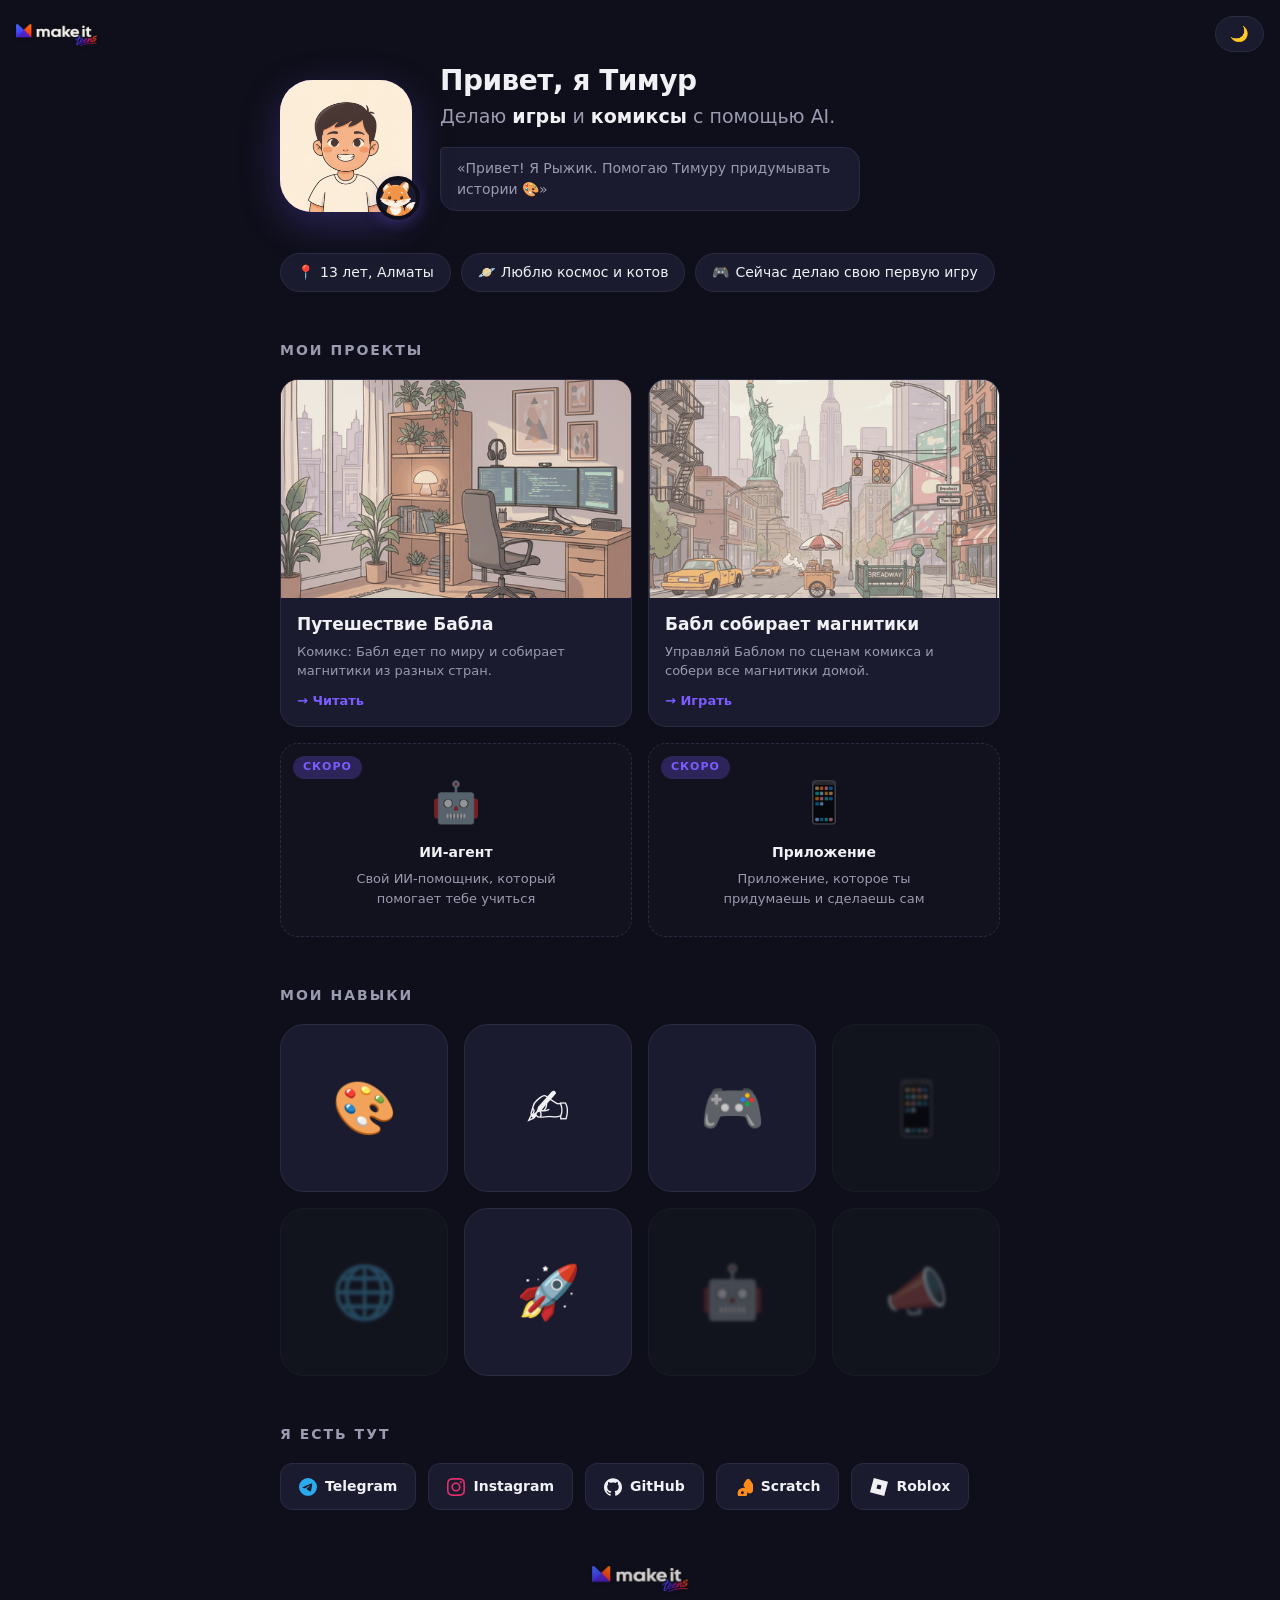
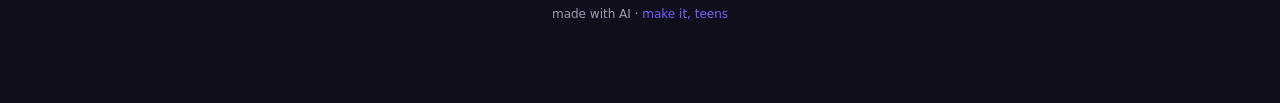
<file: example/index.html>
<!DOCTYPE html>
<!-- Точка входа public-demo: визитка живёт в своём проекте site/. Этот файл — редирект на неё.
     OG-теги ПРОДУБЛИРОВАНЫ здесь намеренно: парсер мессенджера (TG/WA) читает корень /portfolio/ и
     НЕ идёт за meta-refresh — без дубля превью при шаринге было бы пустым. См. grabli.md (шаг 5/7). -->
<html lang="ru">
<head>
  <meta charset="utf-8">
  <meta http-equiv="refresh" content="0; url=site/">
  <link rel="canonical" href="https://teens.make-it.kz/portfolio/">
  <title>Тимур — делаю игры и комиксы с AI · make it, teens</title>
  <!-- Open Graph — дубль тегов визитки, абсолютные URL (парсер видит их сразу на /portfolio/) -->
  <meta property="og:title" content="Привет! Я Тимур, делаю комиксы, игры и приложения с AI">
  <meta property="og:description" content="Кликай и посмотри моё портфолио!">
  <meta property="og:type" content="website">
  <meta property="og:image" content="https://teens.make-it.kz/portfolio/site/avatar.png">
  <meta property="og:url" content="https://teens.make-it.kz/portfolio/">
</head>
<body>
  <p>Открываю <a href="site/">визитку</a>…</p>
</body>
</html>
</file>
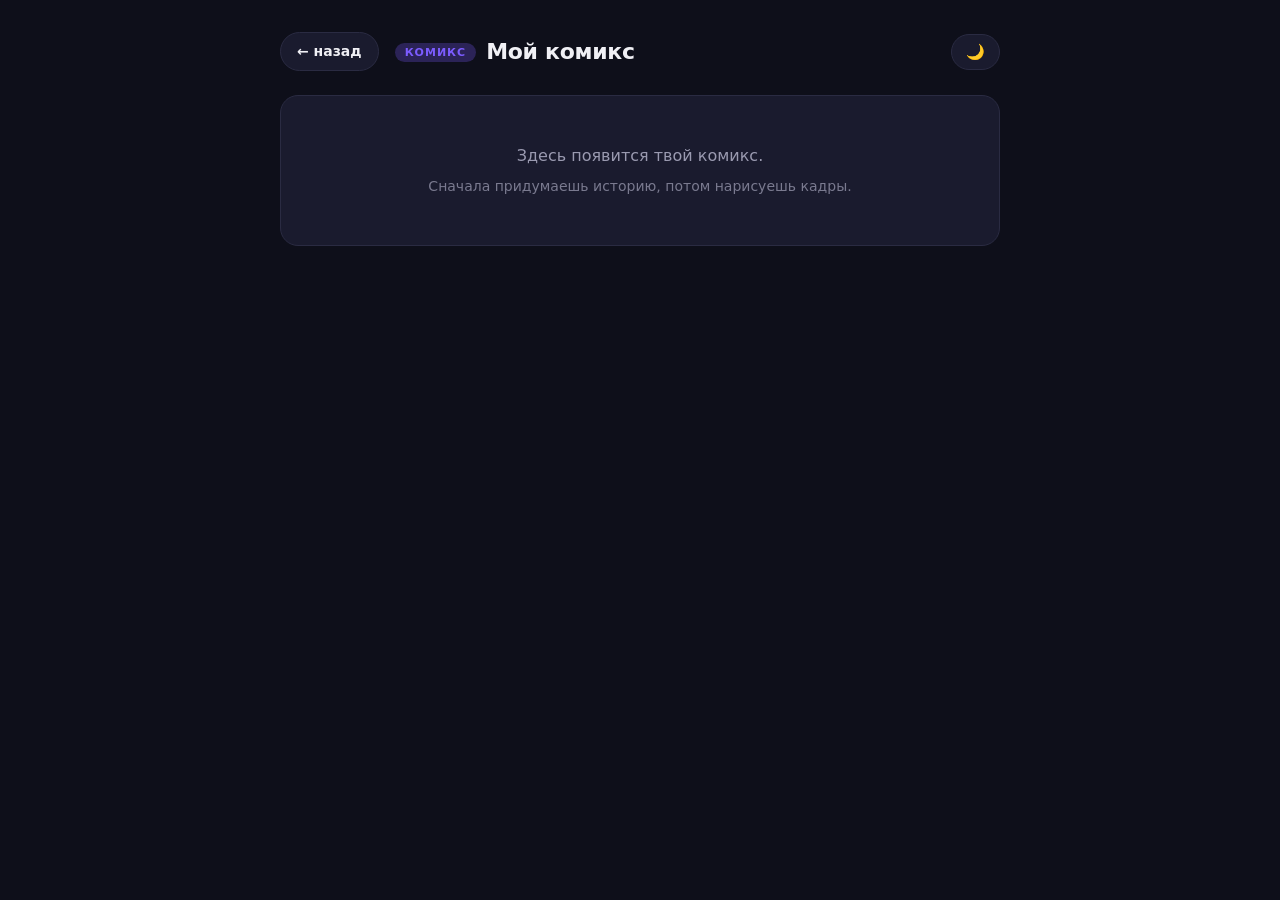
<file: projects/index.html>
<!DOCTYPE html>
<!--
  comics/index.html — проект «комикс». Самодостаточен: все файлы внутри comics/.
  Данные комикса — data/state.json (кадры + история). Картинки кадров — scenes/.
  Контейнер #tab-comic — туда рендерит comic.js.

  Пути к картинкам — ТОЛЬКО относительные внутри этой папки (scenes/имя.png).
  Никаких ../../generated/ — иначе комикс развалится при публикации.
-->
<html lang="ru">
<head>
  <meta charset="utf-8">
  <meta name="viewport" content="width=device-width, initial-scale=1">
  <title>Мой комикс</title>
  <link rel="stylesheet" href="style.css">
</head>
<body>
<div class="wrap">

  <header class="proj-head">
    <a class="back" href="../site/">← назад</a>
    <h1 class="proj-title"><span class="pin">Комикс</span>Мой комикс</h1>
    <button class="theme-btn" id="themeBtn" title="Сменить тему">🌙</button>
  </header>

  <!-- сюда comic.js рендерит .comic-page > .comic-grid из data/state.json -->
  <div id="tab-comic"></div>

</div>

<script>
  // Переключатель темы (дефолт — тёмная), как на визитке
  const btn = document.getElementById('themeBtn');
  btn.addEventListener('click', () => {
    const light = document.documentElement.classList.toggle('light');
    btn.textContent = light ? '☀️' : '🌙';
  });
</script>

<!-- state.json этого проекта лежит в data/ -->
<script>window.STATE_BASE = "data/";</script>
<script src="state.js"></script>
<script src="comic.js"></script>
</body>
</html>
</file>
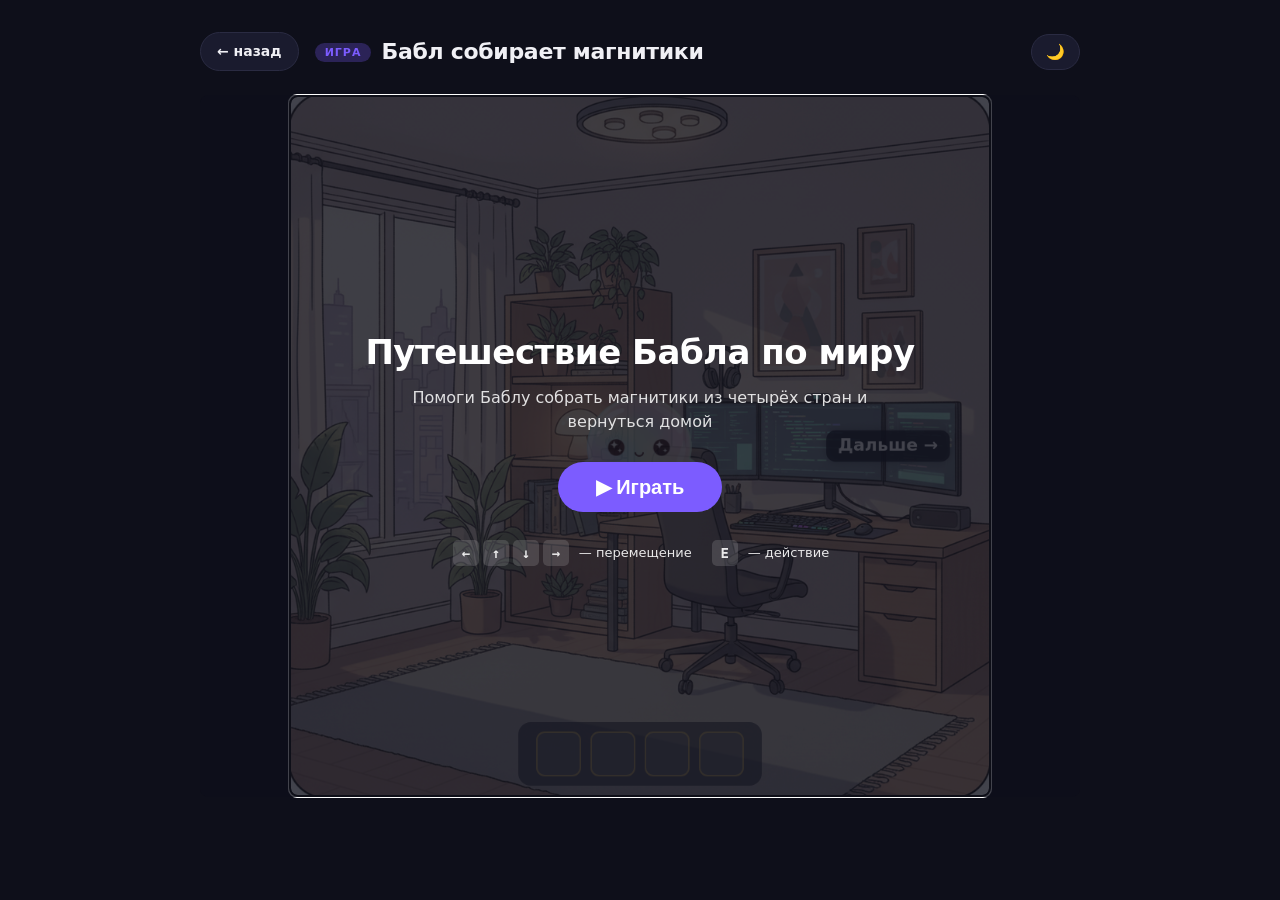
<file: example/game/index.html>
<!DOCTYPE html>
<!--
  game/index.html — проект «игра». Самодостаточен: все файлы внутри game/.
  Структура #game-wrap > canvas + оверлеи старт/финиш — как demo.html:36-77.
  Порядок скриптов важен: mechanics.js регистрирует реестр, game.js его использует. Картинки игры — в img/ (см. game.js CONFIG).
-->
<html lang="ru">
<head>
  <meta charset="utf-8">
  <meta name="viewport" content="width=device-width, initial-scale=1">
  <title>Бабл собирает магнитики — игра</title>
  <link rel="stylesheet" href="style.css">
</head>
<body>
<div class="wrap">

  <header class="proj-head">
    <a class="back" href="../site/">← назад</a>
    <h1 class="proj-title"><span class="pin">Игра</span>Бабл собирает магнитики</h1>
    <button class="theme-btn" id="themeBtn" title="Сменить тему">🌙</button>
  </header>

  <div id="game-wrap">
    <canvas id="game" tabindex="0"></canvas>

    <!-- стартовый оверлей игры -->
    <div id="start" class="overlay">
      <div class="head">
        <h1 class="title">Путешествие Бабла по миру</h1>
        <p class="subtitle">Помоги Баблу собрать магнитики из четырёх стран и вернуться домой</p>
      </div>
      <button class="play" type="button" id="start-btn">▶ Играть</button>
      <div class="controls">
        <span class="group">
          <span class="k">←</span><span class="k">↑</span><span class="k">↓</span><span class="k">→</span>
          <span class="label">— перемещение</span>
        </span>
        <span class="group">
          <span class="k">E</span>
          <span class="label">— действие</span>
        </span>
      </div>
    </div>

    <!-- финальный оверлей игры -->
    <div id="finish" class="overlay" hidden>
      <div class="head">
        <h1 class="title">Хорошо съездил!</h1>
        <p class="subtitle">Все магнитики у Бабла. Время отдохнуть.</p>
      </div>
      <button class="play" type="button" id="restart-btn">↻ Повторить</button>
      <div class="controls">
        <span class="group">
          <span class="k">←</span><span class="k">↑</span><span class="k">↓</span><span class="k">→</span>
          <span class="label">— перемещение</span>
        </span>
        <span class="group">
          <span class="k">E</span>
          <span class="label">— действие</span>
        </span>
      </div>
    </div>
  </div>

  <!-- тач-управление: ПОД канвасом, видно только на тач-устройствах (style.css, pointer: coarse) -->
  <div class="touch-controls" aria-hidden="true">
    <div class="touch-controls__pad">
      <button class="touch-btn touch-btn--up"    data-key="ArrowUp"    type="button">▲</button>
      <button class="touch-btn touch-btn--left"  data-key="ArrowLeft"  type="button">◀</button>
      <button class="touch-btn touch-btn--down"  data-key="ArrowDown"  type="button">▼</button>
      <button class="touch-btn touch-btn--right" data-key="ArrowRight" type="button">▶</button>
    </div>
    <button class="touch-btn touch-btn--action" data-action type="button">взять · дальше</button>
  </div>

</div>

<!-- переключатель темы (как на визитке) -->
<script>
  const themeBtn = document.getElementById('themeBtn');
  themeBtn.addEventListener('click', () => {
    const light = document.documentElement.classList.toggle('light');
    themeBtn.textContent = light ? '☀️' : '🌙';
  });
</script>

<!-- оверлеи игры: связь HTML и game.js (как demo.html:93-108) -->
<script>
    const startOverlay = document.getElementById("start");
    const finishOverlay = document.getElementById("finish");
    const canvasEl = document.getElementById("game");

    document.getElementById("start-btn").addEventListener("click", () => {
      startOverlay.hidden = true;
      canvasEl.focus();
    });
    document.getElementById("restart-btn").addEventListener("click", () => {
      finishOverlay.hidden = true;
      if (window.GameAPI && window.GameAPI.restart) window.GameAPI.restart();
      canvasEl.focus();
    });
    window.onGameFinish = () => { finishOverlay.hidden = false; };

    // тач-кнопки → GameAPI (как demo.html). game.js грузится ПОЗЖЕ, но обработчики
    // срабатывают по тапу пользователя — к этому моменту GameAPI уже есть (guard на всякий).
    document.querySelectorAll(".touch-btn[data-key]").forEach((btn) => {
      const key = btn.dataset.key;
      const down = (e) => { e.preventDefault(); if (window.GameAPI) window.GameAPI.press(key); };
      const up = () => { if (window.GameAPI) window.GameAPI.release(key); };
      btn.addEventListener("pointerdown", down);
      btn.addEventListener("pointerup", up);
      btn.addEventListener("pointercancel", up);
      btn.addEventListener("pointerleave", up);
    });
    document.querySelector(".touch-btn[data-action]").addEventListener("pointerdown", (e) => {
      e.preventDefault();
      if (window.GameAPI) window.GameAPI.action();
    });
  </script>

  <!-- игровые скрипты. ПОРЯДОК ВАЖЕН: реестр механик → сами механики → движок -->
  <script src="mechanics/mechanics.js"></script>
  <script src="mechanics/seek.js"></script>
  <script src="mechanics/fog.js"></script>
  <script src="mechanics/chase.js"></script>
  <script src="mechanics/collect.js"></script>
  <script src="mechanics/fridge.js"></script>
  <script src="game.js"></script>
</body>
</html>
</file>
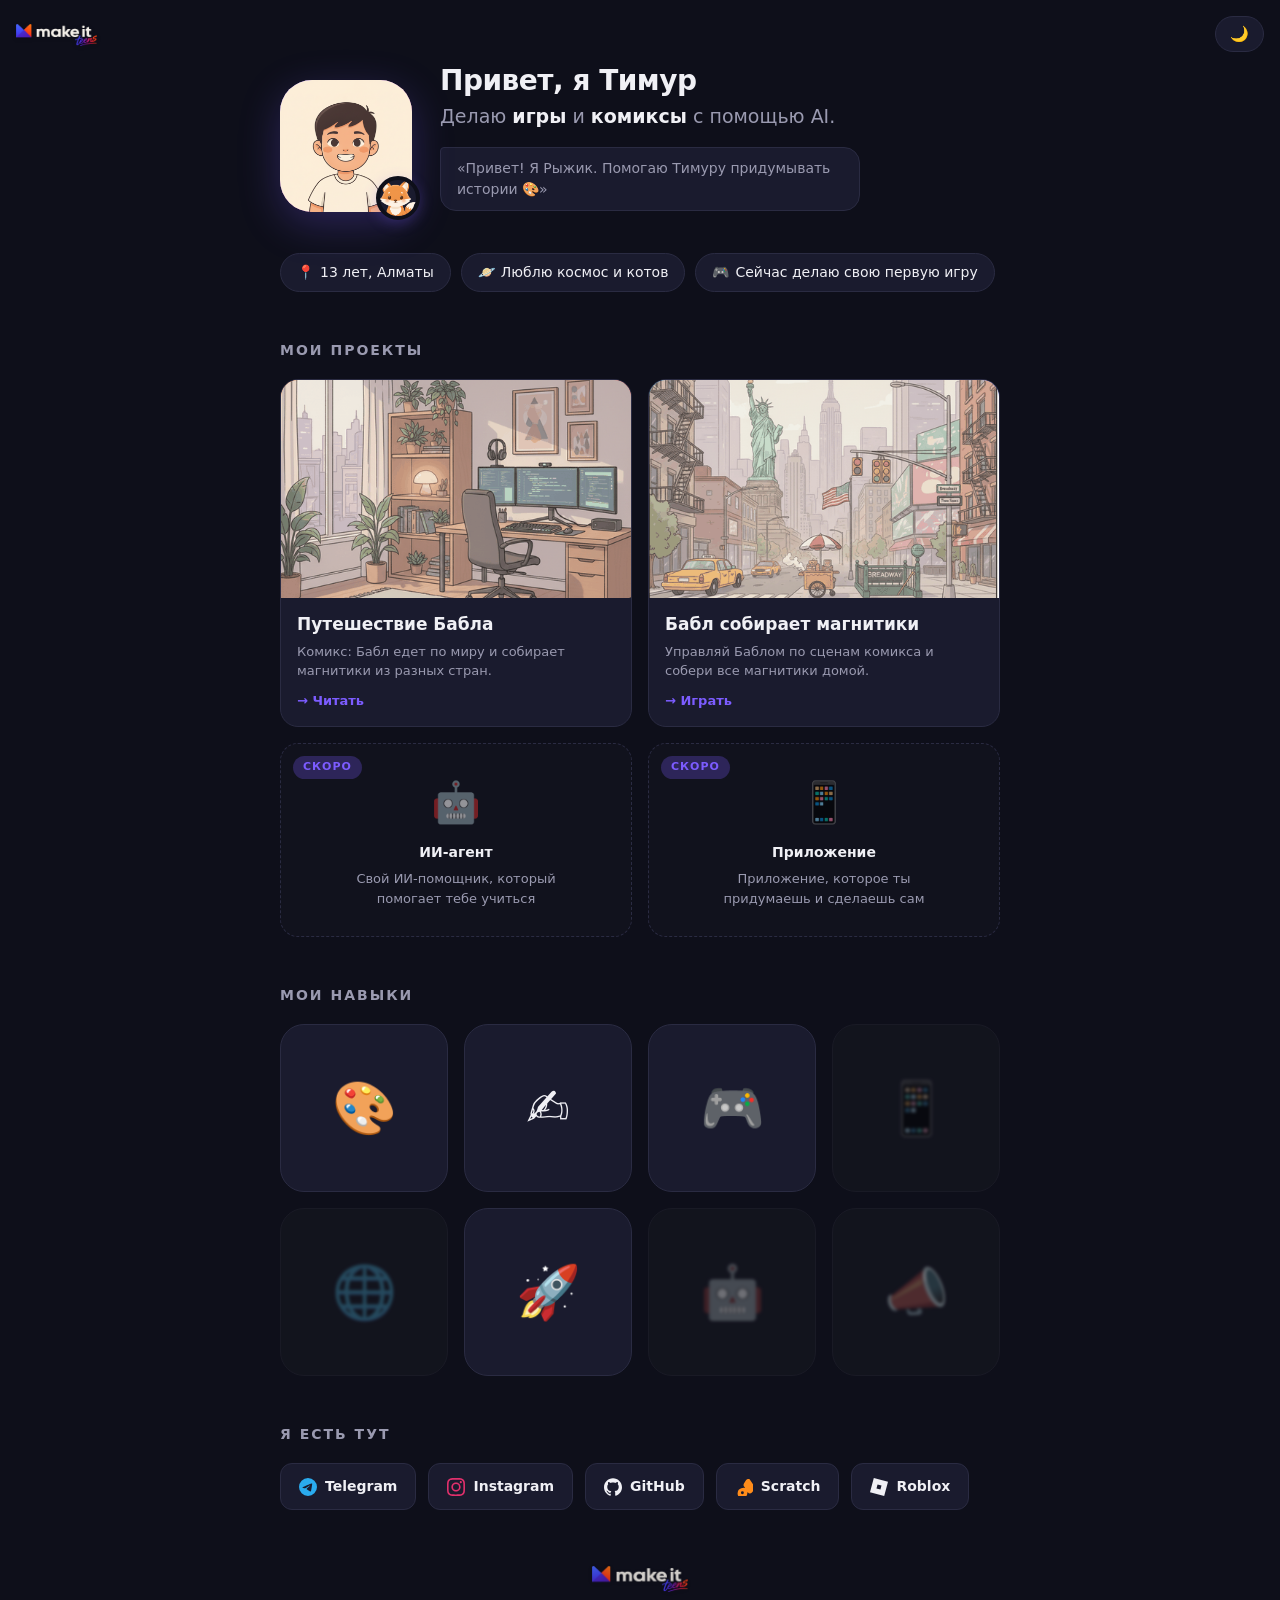
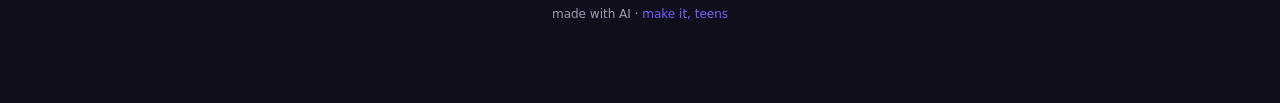
<file: example/site/index.html>
<!DOCTYPE html>
<!--
  site/index.html — проект «визитка». Самодостаточен (CSS+JS инлайн).
  Собирает остальные проекты ссылками: карточки ведут на сёстры-папки ../comics/ и ../game/.
  Доведённая копия эталона task_tracker/.../site_portfolio/example.html (оригинал НЕ трогаем):
    - добавлены og:image + og:url (шаринг в TG/соцсети с превью);
    - карточки проектов ведут на ../comics/ и ../game/ (вместо href="#");
    - аватар приведён к ТЗ v2_changes.md: главный 132px, спутник 44px (было 160/60).
  Наполнение реальным контентом ученика — этап A роадмапа.
-->
<html lang="ru">
<head>
<meta charset="UTF-8">
<meta name="viewport" content="width=device-width, initial-scale=1.0">
<title>Тимур — делаю игры и комиксы с AI</title>
<!-- Open Graph — чтобы красиво разворачивалось при шаринге (открытый вопрос из прототипа) -->
<meta property="og:title" content="Привет! Я Тимур, делаю комиксы, игры и приложения с AI">
<meta property="og:description" content="Кликай и посмотри моё портфолио!">
<meta property="og:type" content="website">
<!-- og:image — превью при шаринге. Абсолютный URL (парсеры мессенджеров требуют абсолютный). -->
<meta property="og:image" content="https://teens.make-it.kz/portfolio/site/avatar.png">
<!-- og:url — канонический адрес страницы (абсолютный). -->
<meta property="og:url" content="https://teens.make-it.kz/portfolio/">
<style>
  /* ── Тема: дефолт тёмная, .light переключает ──────────────── */
  :root {
    --bg: #0e0f1a;
    --bg-card: #1a1b2e;
    --bg-card-ghost: #14152099;
    --text: #f0f0f5;
    --text-dim: #9a9ab0;
    --accent: #7c5cff;
    --accent-2: #ff6b9d;
    --border: #2a2b42;
    --ring: #7c5cff44;
  }
  html.light {
    --bg: #faf8ff;
    --bg-card: #ffffff;
    --bg-card-ghost: #f2f0fa;
    --text: #1a1b2e;
    --text-dim: #6b6b85;
    --accent: #6b3cff;
    --accent-2: #ff4f8b;
    --border: #e6e2f5;
    --ring: #6b3cff22;
  }

  * { box-sizing: border-box; margin: 0; padding: 0; }
  body {
    background: var(--bg);
    color: var(--text);
    font-family: 'Segoe UI', system-ui, -apple-system, sans-serif;
    line-height: 1.5;
    transition: background .3s, color .3s;
    -webkit-font-smoothing: antialiased;
  }
  .wrap { max-width: 760px; margin: 0 auto; padding: 24px 20px 80px; }

  /* ── Бейдж бренда — floating слева вверху, симметрично кнопке темы справа.
        Лого ведёт на основной сайт. UGC-реклама: портфолио шарят прямой ссылкой. ────── */
  .brand-badge {
    position: fixed; top: 16px; left: 16px; z-index: 10;
    /* Высота = высоте кнопки темы (line-height 20px + padding 8*2 + border 2 ≈ 38px),
       чтобы центр лого совпал с центром кнопки → одна линия на любом экране. */
    display: inline-flex; align-items: center; height: 38px; gap: 8px;
    text-decoration: none; transition: transform .15s;
  }
  .brand-badge:hover { transform: scale(1.05); }
  /* Лого подменяется под тему через JS (src). Лёгкая тень — для мягкости на любом фоне. */
  .brand-badge img { height: 22px; display: block; filter: drop-shadow(0 1px 2px rgba(0,0,0,.2)); }

  /* ── Кнопка темы (floating) ────────────────────────────── */
  .theme-btn {
    position: fixed; top: 16px; right: 16px; z-index: 10;
    background: var(--bg-card); border: 1px solid var(--border);
    color: var(--text); border-radius: 999px; padding: 8px 14px;
    cursor: pointer; font-size: 15px; transition: transform .15s;
  }
  .theme-btn:hover { transform: scale(1.05); }

  /* ── HERO ──────────────────────────────────────────────── */
  /* Раскладка: аватар слева, текст справа */
  .hero {
    display: flex; align-items: center; gap: 28px;
    text-align: left; padding: 36px 0 20px;
  }
  .hero-text { flex: 1; min-width: 0; }
  .hero-ava {
    flex-shrink: 0;
    position: relative; /* якорь для спутника-бейджа */
    width: 132px; height: 132px; border-radius: 32px;
    background: linear-gradient(135deg, var(--accent), var(--accent-2));
    display: grid; place-items: center; font-size: 66px;
    box-shadow: 0 12px 40px var(--ring);
  }
  /* Аватар-картинка (свой арт вместо эмодзи): заполняет квадрат, скругляется сама,
     спутник-бейдж снаружи не обрезается (overflow на .hero-ava НЕ ставим). */
  .hero-ava img {
    width: 100%; height: 100%; border-radius: 32px;
    object-fit: cover; display: block;
  }
  /* Спутник-герой: бейдж в углу главного аватара. Обводка цветом фона — «отрывается» */
  .hero-pet {
    position: absolute; bottom: -8px; right: -8px;
    width: 44px; height: 44px; border-radius: 50%;
    background: var(--bg-card); border: 4px solid var(--bg);
    display: grid; place-items: center; font-size: 24px;
    box-shadow: 0 4px 14px var(--ring);
    overflow: hidden; /* арт-спутник (img) скругляется по кругу бейджа */
  }
  /* Спутник картинкой (вместо эмодзи): заполняет круг, низ героя чуть приподнят (object-position) */
  .hero-pet img {
    width: 100%; height: 100%; object-fit: cover; object-position: center 20%;
    display: block;
  }
  .hero h1 { font-size: 28px; letter-spacing: -.5px; margin-bottom: 0; }
  .hero-line { font-size: 19px; color: var(--text-dim); margin-bottom: 16px; }
  .hero-line b { color: var(--text); }
  /* Пузырь-реплика героя (этап 1: статика; позже — живой чат) */
  .hero-bubble {
    display: inline-flex; align-items: center; gap: 10px;
    max-width: 420px; margin: 0 0 22px; text-align: left;
    background: var(--bg-card); border: 1px solid var(--border);
    border-radius: 16px; border-top-left-radius: 4px;
    padding: 10px 16px; font-size: 14px; color: var(--text-dim);
  }
  .facts {
    display: flex; flex-wrap: wrap; gap: 10px; justify-content: flex-start;
  }
  .fact {
    background: var(--bg-card); border: 1px solid var(--border);
    border-radius: 999px; padding: 8px 16px; font-size: 14px;
  }
  .fact span { margin-right: 6px; }

  /* ── Заголовки секций ──────────────────────────────────── */
  .sec-title {
    font-size: 14px; text-transform: uppercase; letter-spacing: 2px;
    color: var(--text-dim); margin: 48px 0 18px;
  }

  /* ── Проекты ───────────────────────────────────────────── */
  .grid {
    display: grid; grid-template-columns: repeat(2, 1fr); gap: 16px;
  }
  .card {
    background: var(--bg-card); border: 1px solid var(--border);
    border-radius: 18px; overflow: hidden; text-decoration: none;
    color: inherit; transition: transform .18s, box-shadow .18s, border-color .18s;
    display: flex; flex-direction: column;
  }
  .card:hover {
    transform: translateY(-4px);
    box-shadow: 0 16px 40px var(--ring);
    border-color: var(--accent);
  }
  .card-cover {
    position: relative; /* якорь для пина-метки */
    aspect-ratio: 16/10; display: grid; place-items: center;
    font-size: 56px;
    overflow: hidden; /* обрезка картинки-обложки по скруглению карточки */
  }
  /* Обложка-картинка проекта: заполняет область, обрезается по cover. Пин-метка остаётся поверх. */
  .card-cover img {
    position: absolute; inset: 0;
    width: 100%; height: 100%; object-fit: cover; display: block;
  }
  .cover-comic { background: linear-gradient(135deg, #ff9a56, #ff5e7e); }
  .cover-game  { background: linear-gradient(135deg, #56c8ff, #7c5cff); }
  .cover-agent { background: linear-gradient(135deg, #34d399, #06b6d4); }
  .cover-app   { background: linear-gradient(135deg, #fbbf24, #f97316); }
  /* Пин: бейдж-метка в левом верхнем углу. Единый стиль для типа проекта (.pin) и метки «скоро» (.ghost-soon) */
  .pin, .ghost-soon {
    position: absolute; top: 12px; left: 12px;
    font-size: 11px; font-weight: 700; text-transform: uppercase; letter-spacing: 1px;
    color: var(--accent);
    background: var(--ring); border-radius: 999px; padding: 3px 10px;
  }
  .card-body { padding: 14px 16px 16px; }
  .card-body h3 { font-size: 17px; margin-bottom: 4px; }
  .card-body p { font-size: 13px; color: var(--text-dim); }
  .card-cta {
    margin-top: 10px; font-size: 13px; font-weight: 600; color: var(--accent);
  }

  /* Карточки-призраки (будущие проекты — тип уже известен) */
  .card.ghost {
    position: relative;
    background: var(--bg-card-ghost);
    border: 1.5px dashed var(--border);
    align-items: center; justify-content: center; text-align: center;
    padding: 28px 16px; min-height: 180px; cursor: default;
  }
  .card.ghost:hover { transform: none; box-shadow: none; border-color: var(--accent); }
  .ghost-ico { font-size: 40px; opacity: .55; margin-bottom: 10px; }
  .ghost-pin {
    font-size: 14px; font-weight: 700; color: var(--text);
    margin-bottom: 6px;
  }
  .ghost-txt { font-size: 13px; color: var(--text-dim); }

  /* ── Навыки (слоты-перки, как в играх) ─────────────────── */
  .skills {
    display: grid; grid-template-columns: repeat(4, 1fr); gap: 16px;
  }
  /* Квадратный слот на всю ширину ячейки: только иконка, ровные отступы со всех сторон */
  .skill {
    position: relative; /* якорь для tooltip */
    aspect-ratio: 1;
    display: grid; place-items: center;
    background: var(--bg-card); border: 1px solid var(--border);
    border-radius: 24px;
    cursor: default; transition: transform .15s, border-color .15s, box-shadow .15s;
  }
  .skill:hover {
    transform: translateY(-3px); border-color: var(--accent);
    box-shadow: 0 8px 24px var(--ring); z-index: 30;
  }
  .skill-ico { font-size: 52px; line-height: 1; }
  /* Будущие навыки — приглушённые («ещё не открыты») */
  .skill.locked { opacity: .4; filter: grayscale(.5); }
  .skill.locked .skill-ico { filter: blur(1.5px); }
  /* Tooltip: название (жирно) + описание — над слотом при наведении */
  .skill::after {
    content: attr(data-name) " — " attr(data-tip);
    position: absolute; bottom: calc(100% + 10px); left: 50%; transform: translateX(-50%);
    width: max-content; max-width: 200px;
    background: var(--text); color: var(--bg);
    font-size: 12px; font-weight: 500; line-height: 1.4;
    border-radius: 10px; padding: 9px 12px;
    opacity: 0; pointer-events: none; transition: opacity .15s;
    z-index: 40;
  }
  .skill:hover::after,
  .skill.show-tip::after { opacity: 1; }

  /* ── Ссылки-хаб ────────────────────────────────────────── */
  .links { display: flex; flex-wrap: wrap; gap: 12px; }
  .link {
    display: flex; align-items: center; gap: 8px; text-decoration: none;
    background: var(--bg-card); border: 1px solid var(--border);
    color: var(--text); border-radius: 12px; padding: 12px 18px;
    font-size: 14px; font-weight: 600; transition: transform .15s, border-color .15s;
  }
  .link:hover { transform: translateY(-2px); border-color: var(--accent); }
  /* Иконки соцсетей — настоящие бренд-лого (inline SVG). Заливка currentColor:
     цвет задаём на самой ссылке через .ico-* (бренд-цвет соцсети). */
  .link svg { width: 18px; height: 18px; flex-shrink: 0; }
  .ico-telegram  { color: #2aabee; }
  .ico-instagram { color: #e1306c; }
  .ico-github    { color: var(--text); } /* GitHub монохром — под цвет текста темы */
  .ico-scratch   { color: #ff8c1a; }
  .ico-roblox    { color: var(--text); } /* Roblox монохром — под цвет текста темы */

  footer { text-align: center; margin-top: 56px; color: var(--text-dim); font-size: 12px; }
  /* Футер-лого — второй вход на основной сайт. Лого подменяется под тему через JS. */
  .footer-logo { display: inline-block; text-decoration: none; }
  .footer-logo img {
    height: 26px; display: block; margin: 0 auto 8px; opacity: .85;
    filter: drop-shadow(0 1px 2px rgba(0,0,0,.2)); transition: opacity .15s;
  }
  .footer-logo:hover img { opacity: 1; }

  @media (max-width: 520px) {
    .hero { flex-direction: column; text-align: center; gap: 18px; }
    .hero-bubble { margin-left: auto; margin-right: auto; }
    .facts { justify-content: center; }
    .hero h1 { font-size: 30px; }
    .grid { grid-template-columns: 1fr; }
    .skills { grid-template-columns: repeat(2, 1fr); }
  }
</style>
</head>
<body>
<div class="wrap">

  <!-- Кнопка темы — floating, правый верхний угол -->
  <button class="theme-btn" id="themeBtn" title="Сменить тему">🌙</button>

  <!-- ЛОГО БРЕНДА — floating слева вверху, ведёт на основной сайт курса.
       Наш канал: портфолио шарят прямой ссылкой → лого = реклама make it teens. НЕ удалять. -->
  <a class="brand-badge" href="https://teens.make-it.kz/" target="_blank" rel="noopener" title="Сделано на курсе make it teens">
    <img class="brand-logo" src="logo-makeit-light.png" alt="make it teens">
  </a>

  <!-- HERO -->
  <section class="hero">
    <!-- Главный аватар = сам ученик (его арт-портрет; для демо — паренёк со стиля лендинга) -->
    <div class="hero-ava">
      <img src="avatar.png" alt="Аватар Тимура">
      <!-- ОПЦИОНАЛЬНО: спутник-герой. Нет героя → удалить этот бейдж и .hero-bubble ниже, hero останется цел -->
      <div class="hero-pet"><img src="ryzhik.png" alt="Рыжик"></div>
    </div>
    <div class="hero-text">
      <h1>Привет, я Тимур</h1>
      <p class="hero-line">Делаю <b>игры</b> и <b>комиксы</b> с помощью AI.</p>

      <!-- ОПЦИОНАЛЬНО: реплика героя от первого лица. Удаляется в паре со спутником-бейджем выше -->
      <!-- этап 1 из 3: статичная реплика. Позже сюда приедет живой чат с ИИ-героя (см. v2_changes.md) -->
      <div class="hero-bubble">
        <span>«Привет! Я Рыжик. Помогаю Тимуру придумывать истории 🎨»</span>
      </div>
    </div>
  </section>

  <!-- 3 факта о себе — отдельной полосой под hero, на всю ширину -->
  <div class="facts">
    <div class="fact"><span>📍</span>13 лет, Алматы</div>
    <div class="fact"><span>🪐</span>Люблю космос и котов</div>
    <div class="fact"><span>🎮</span>Сейчас делаю свою первую игру</div>
  </div>

  <!-- ПРОЕКТЫ -->
  <h2 class="sec-title">Мои проекты</h2>
  <div class="grid">
    <!-- Карточки ведут на подстраницы каркаса относительными путями (образец, как деплой проставляет href) -->
    <a class="card" href="../comics/">
      <div class="card-cover cover-comic">
        <span class="pin">Комикс</span>
        <img src="thumb_comics.png" alt="Обложка комикса «Путешествие Бабла»">
      </div>
      <div class="card-body">
        <h3>Путешествие Бабла</h3>
        <p>Комикс: Бабл едет по миру и собирает магнитики из разных стран.</p>
        <div class="card-cta">→ Читать</div>
      </div>
    </a>

    <a class="card" href="../game/">
      <div class="card-cover cover-game">
        <span class="pin">Игра</span>
        <img src="thumb_game.png" alt="Обложка игры «Бабл собирает магнитики»">
      </div>
      <div class="card-body">
        <h3>Бабл собирает магнитики</h3>
        <p>Управляй Баблом по сценам комикса и собери все магнитики домой.</p>
        <div class="card-cta">→ Играть</div>
      </div>
    </a>

    <!-- Призраки: будущие проекты курса. Тип уже известен — он и мотивирует ("вот что меня ждёт") -->
    <div class="card ghost">
      <div class="ghost-soon">скоро</div>
      <div class="ghost-ico">🤖</div>
      <div class="ghost-pin">ИИ-агент</div>
      <div class="ghost-txt">Свой ИИ-помощник, который<br>помогает тебе учиться</div>
    </div>
    <div class="card ghost">
      <div class="ghost-soon">скоро</div>
      <div class="ghost-ico">📱</div>
      <div class="ghost-pin">Приложение</div>
      <div class="ghost-txt">Приложение, которое ты<br>придумаешь и сделаешь сам</div>
    </div>
  </div>

  <!-- НАВЫКИ -->
  <!-- Сетка 4×2. Активные навыки — яркие, будущие — приглушённые (.locked). -->
  <!-- Описание навыка — в tooltip при наведении (data-tip), на мобилке раскрывается по тапу (см. скрипт). -->
  <h2 class="sec-title">Мои навыки</h2>
  <div class="skills">
    <div class="skill"        data-name="Создавать картинки с AI"          data-tip="Описываешь словами — AI рисует картинку"><div class="skill-ico">🎨</div></div>
    <div class="skill"        data-name="Создавать истории"                data-tip="Придумываешь сюжет, героев и повороты"><div class="skill-ico">✍️</div></div>
    <div class="skill"        data-name="Оживлять историю в игру"          data-tip="Превращаешь историю в игру, в которую можно играть"><div class="skill-ico">🎮</div></div>
    <div class="skill locked" data-name="Делать приложения"                data-tip="Скоро: соберёшь своё приложение"><div class="skill-ico">📱</div></div>
    <div class="skill locked" data-name="Собирать сайты"                   data-tip="Скоро: сверстаешь свой сайт-визитку"><div class="skill-ico">🌐</div></div>
    <div class="skill"        data-name="Публиковать в интернете"          data-tip="Выкладываешь свой продукт в реальный мир"><div class="skill-ico">🚀</div></div>
    <div class="skill locked" data-name="Создавать AI-агентов"             data-tip="Скоро: соберёшь своего ИИ-помощника"><div class="skill-ico">🤖</div></div>
    <div class="skill locked" data-name="Привлекать первых пользователей"  data-tip="Скоро: найдёшь первых пользователей продукта"><div class="skill-ico">📣</div></div>
  </div>

  <!-- ССЫЛКИ-ХАБ -->
  <!-- Иконки — настоящие бренд-лого (inline SVG, Simple Icons). Лишние соцсети удаляй
       целиком (вместе с <svg>); цвет каждой задан в CSS через .ico-* . -->
  <h2 class="sec-title">Я есть тут</h2>
  <div class="links">
    <a class="link" href="#">
      <svg class="ico-telegram" viewBox="0 0 24 24" fill="currentColor" aria-hidden="true"><path d="M11.944 0A12 12 0 0 0 0 12a12 12 0 0 0 12 12 12 12 0 0 0 12-12A12 12 0 0 0 12 0a12 12 0 0 0-.056 0zm4.962 7.224c.1-.002.321.023.465.14a.506.506 0 0 1 .171.325c.016.093.036.306.02.472-.18 1.898-.962 6.502-1.36 8.627-.168.9-.499 1.201-.82 1.23-.696.065-1.225-.46-1.9-.902-1.056-.693-1.653-1.124-2.678-1.8-1.185-.78-.417-1.21.258-1.91.177-.184 3.247-2.977 3.307-3.23.007-.032.014-.15-.056-.212s-.174-.041-.249-.024c-.106.024-1.793 1.14-5.061 3.345-.48.33-.913.49-1.302.48-.428-.008-1.252-.241-1.865-.44-.752-.245-1.349-.374-1.297-.789.027-.216.325-.437.893-.663 3.498-1.524 5.83-2.529 6.998-3.014 3.332-1.386 4.025-1.627 4.476-1.635z"/></svg>
      Telegram
    </a>
    <a class="link" href="#">
      <svg class="ico-instagram" viewBox="0 0 24 24" fill="currentColor" aria-hidden="true"><path d="M7.0301.084c-1.2768.0602-2.1487.264-2.911.5634-.7888.3075-1.4575.72-2.1228 1.3877-.6652.6677-1.075 1.3368-1.3802 2.127-.2954.7638-.4956 1.6365-.552 2.914-.0564 1.2775-.0689 1.6882-.0626 4.947.0062 3.2586.0206 3.6671.0825 4.9473.061 1.2765.264 2.1482.5635 2.9107.308.7889.72 1.4573 1.388 2.1228.6679.6655 1.3365 1.0743 2.1285 1.38.7632.295 1.6361.4961 2.9134.552 1.2773.056 1.6884.069 4.9462.0627 3.2578-.0062 3.668-.0207 4.9478-.0814 1.28-.0607 2.147-.2652 2.9098-.5633.7889-.3086 1.4578-.72 2.1228-1.3881.665-.6682 1.0745-1.3378 1.3795-2.1284.2957-.7632.4966-1.636.552-2.9124.056-1.2809.0692-1.6898.063-4.948-.0063-3.2583-.021-3.6668-.0817-4.9465-.0607-1.2797-.264-2.1487-.5633-2.9117-.3084-.7889-.72-1.4568-1.3876-2.1228C21.2982 1.33 20.628.9208 19.8378.6165 19.0733.321 18.2007.1197 16.9233.0645 15.6459.0093 15.2354-.005 11.9762.0014 8.717.0076 8.3086.0215 7.0301.0839m.1402 21.6932c-1.17-.0509-1.8053-.2453-2.2287-.4082-.5606-.216-.96-.4753-1.3819-.8941-.422-.4188-.6802-.8178-.8993-1.3768-.1644-.4234-.3624-1.058-.4171-2.228-.0595-1.2645-.072-1.6442-.079-4.848-.007-3.2037.0053-3.583.0607-4.848.05-1.169.2456-1.805.4082-2.2282.216-.5613.4753-.96.8944-1.3816.419-.4217.8174-.6802 1.3766-.8993.4232-.1647 1.0578-.3614 2.227-.4171 1.2655-.0596 1.6447-.0719 4.848-.079 3.2033-.007 3.5835.005 4.8495.0608 1.169.0508 1.8053.2445 2.228.4082.5608.216.96.4744 1.3816.8944.4217.42.6803.8174.8994 1.3771.1646.4217.3617 1.056.4169 2.2263.0599 1.2655.0735 1.6453.079 4.848.0055 3.2026-.006 3.5834-.0608 4.848-.051 1.17-.2452 1.8055-.4082 2.2294-.216.5604-.4753.96-.8946 1.3816-.4194.4202-.8176.6803-1.3766.8994-.4233.1646-1.0583.3617-2.2272.4174-1.2655.0589-1.6447.0721-4.8487.079-3.204.007-3.5825-.006-4.848-.0608M16.953 5.5864A1.44 1.44 0 1 0 18.39 4.144a1.44 1.44 0 0 0-1.437 1.4424M5.8385 12.012c.0067 3.4032 2.7706 6.1557 6.1734 6.1492 3.4032-.0065 6.1565-2.7714 6.1498-6.1746-.0065-3.4032-2.7714-6.1493-6.1746-6.1226-3.4032.0067-6.1554 2.7766-6.1486 6.148M8 12.0048a4 4 0 1 1 4.0058 3.9924A3.9999 3.9999 0 0 1 8 12.0048"/></svg>
      Instagram
    </a>
    <a class="link" href="#">
      <svg class="ico-github" viewBox="0 0 24 24" fill="currentColor" aria-hidden="true"><path d="M12 .297c-6.63 0-12 5.373-12 12 0 5.303 3.438 9.8 8.205 11.385.6.113.82-.258.82-.577 0-.285-.01-1.04-.015-2.04-3.338.724-4.042-1.61-4.042-1.61C4.422 18.07 3.633 17.7 3.633 17.7c-1.087-.744.084-.729.084-.729 1.205.084 1.838 1.236 1.838 1.236 1.07 1.835 2.809 1.305 3.495.998.108-.776.417-1.305.76-1.605-2.665-.3-5.466-1.332-5.466-5.93 0-1.31.465-2.38 1.235-3.22-.135-.303-.54-1.523.105-3.176 0 0 1.005-.322 3.3 1.23.96-.267 1.98-.399 3-.405 1.02.006 2.04.138 3 .405 2.28-1.552 3.285-1.23 3.285-1.23.645 1.653.24 2.873.12 3.176.765.84 1.23 1.91 1.23 3.22 0 4.61-2.805 5.625-5.475 5.92.42.36.81 1.096.81 2.22 0 1.606-.015 2.896-.015 3.286 0 .315.21.69.825.57C20.565 22.092 24 17.592 24 12.297c0-6.627-5.373-12-12-12"/></svg>
      GitHub
    </a>
    <a class="link" href="#">
      <svg class="ico-scratch" viewBox="0 0 24 24" fill="currentColor" aria-hidden="true"><path d="M19.493 1.726c-.764-.46-1.658-.61-2.522-.422a3.408 3.408 0 0 0-2.157 1.502l-2.882 4.625a3.39 3.39 0 0 0-.476 2.529 3.39 3.39 0 0 0 1.453 2.144l.273.17c.07.043.122.11.146.19a.42.42 0 0 1-.286.524.422.422 0 0 1-.184.012 6.628 6.628 0 0 0-4.522.726A6.677 6.677 0 0 0 3.582 19.5a6.677 6.677 0 0 0 .726 4.523c.046.078.094.155.143.231.026.04.053.08.08.119l.012.017c.025.036.05.07.077.105l.022.029.069.087.041.05.052.062.07.078.034.037.087.09.012.012a6.667 6.667 0 0 0 4.7 1.94 6.628 6.628 0 0 0 2.557-.512l.04-.017a6.677 6.677 0 0 0 3.616-3.616 6.628 6.628 0 0 0 .47-3.166.422.422 0 0 1 .244-.43.42.42 0 0 1 .49.108l.193.224a3.39 3.39 0 0 0 2.45 1.17h.064a3.39 3.39 0 0 0 2.43-1.025l3.78-3.886a3.408 3.408 0 0 0 .94-2.475 3.408 3.408 0 0 0-1.11-2.392l-.04-.036zM9.86 21.564a1.954 1.954 0 0 1-1.954-1.954 1.954 1.954 0 0 1 1.954-1.953 1.954 1.954 0 0 1 1.953 1.953 1.954 1.954 0 0 1-1.953 1.954z"/></svg>
      Scratch
    </a>
    <a class="link" href="#">
      <svg class="ico-roblox" viewBox="0 0 24 24" fill="currentColor" aria-hidden="true"><path d="M18.926 23.998 0 18.892 5.075.002 24 5.108ZM15.348 10.09l-5.282-1.453-1.453 5.282 5.282 1.453z"/></svg>
      Roblox
    </a>
  </div>

  <footer>
    <!-- Кликабельный лого → основной сайт. Второй вход после бейджа сверху. -->
    <a class="footer-logo" href="https://teens.make-it.kz/" target="_blank" rel="noopener" title="make it teens">
      <img class="brand-logo" src="logo-makeit-light.png" alt="make it teens">
    </a>
    <div>made with AI · <a href="https://teens.make-it.kz/" target="_blank" rel="noopener" style="color:var(--accent);text-decoration:none">make it, teens</a></div>
  </footer>

</div>

<script>
  // Переключатель темы (дефолт — тёмная)
  const btn = document.getElementById('themeBtn');
  // Лого подменяем под тему: светлый (белый текст) на тёмном фоне, тёмный — на светлом.
  // Один <img> на место, меняем только src → дублей быть не может.
  const logos = document.querySelectorAll('.brand-logo');
  btn.addEventListener('click', () => {
    const light = document.documentElement.classList.toggle('light');
    btn.textContent = light ? '☀️' : '🌙';
    logos.forEach(img => img.src = light ? 'logo-makeit.png' : 'logo-makeit-light.png');
  });

  // Навыки: на тач-устройствах hover нет → показываем tooltip по тапу (один открыт за раз)
  document.querySelectorAll('.skill[data-tip]').forEach(skill => {
    skill.addEventListener('click', e => {
      const wasOpen = skill.classList.contains('show-tip');
      document.querySelectorAll('.skill.show-tip').forEach(s => s.classList.remove('show-tip'));
      if (!wasOpen) skill.classList.add('show-tip');
      e.stopPropagation();
    });
  });
  document.addEventListener('click', () => {
    document.querySelectorAll('.skill.show-tip').forEach(s => s.classList.remove('show-tip'));
  });
</script>
</body>
</html>
</file>
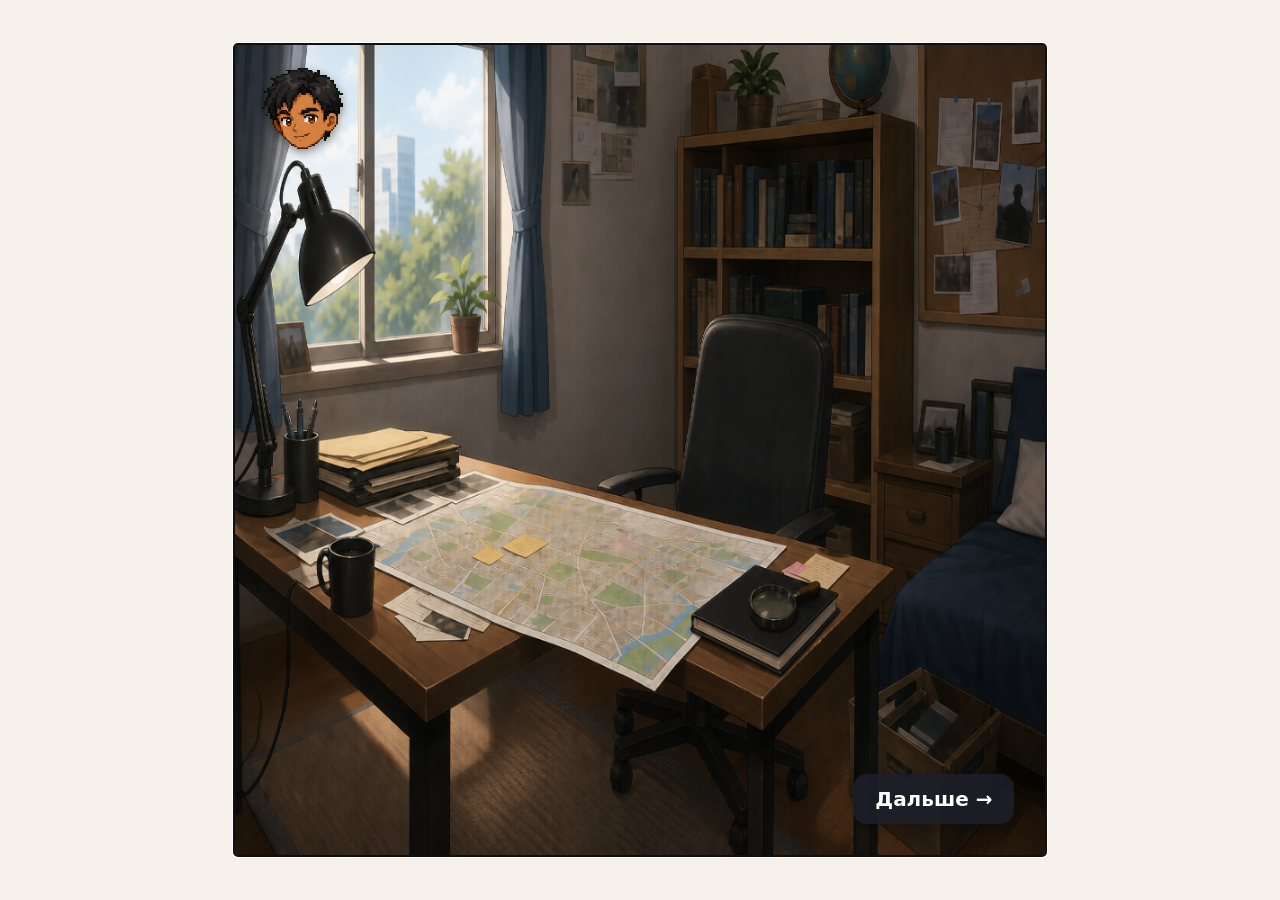
<file: projects/game/index.html>
<!DOCTYPE html>
<!--
  projects/game/index.html — игра ребёнка. Открывается во вкладке «Игра» курса
  (iframe) и двойным кликом — без сервера, автономна. Конфиг — config.js
  («настройки игры»), движок и испытания — assets/.
-->
<html lang="ru">
<head>
  <meta charset="utf-8">
  <meta name="viewport" content="width=device-width, initial-scale=1">
  <title>Моя игра</title>
  <style>
    html, body { margin: 0; min-height: 100vh; background: #f5f1ea; font-family: system-ui, -apple-system, "Segoe UI", sans-serif; display: flex; align-items: center; justify-content: center; }
    #game-wrap { position: relative; width: max-content; }
    #game { border: 2px solid #1a1a1a; border-radius: 4px; max-width: 90vmin; max-height: 90vmin; display: block; }
    #asyl-emotion { position: absolute; left: 2%; top: 2%; width: 13%; height: 13%; image-rendering: pixelated; filter: drop-shadow(0 3px 5px rgba(0,0,0,.45)); pointer-events: none; }
    #next-scene { position: absolute; right: 4%; bottom: 4%; border: 0; border-radius: 14px; padding: 13px 22px; color: #fff; background: rgba(28,30,42,.88); font: 700 20px system-ui, sans-serif; cursor: pointer; box-shadow: 0 5px 16px rgba(0,0,0,.3); }
    #next-scene:hover { background: #34394c; transform: scale(1.04); }
    #next-scene[hidden] { display: none; }
  </style>
</head>
<body>
  <div id="game-wrap">
    <canvas id="game" tabindex="0"></canvas>
    <canvas id="asyl-emotion" width="180" height="180" aria-label="Эмоция Асыла"></canvas>
    <button id="next-scene" type="button" hidden>Дальше →</button>
  </div>
  <script src="config.js"></script>
  <script src="assets/mechanics/mechanics.js"></script>
  <script src="assets/mechanics/seek.js"></script>
  <script src="assets/mechanics/fog.js"></script>
  <script src="assets/mechanics/chase.js"></script>
  <script src="assets/mechanics/collect.js"></script>
  <script src="assets/mechanics/arrange.js"></script>
  <script src="assets/mechanics/detective_search.js"></script>
  <script src="assets/mechanics/dialogue_choice.js"></script>
  <script src="assets/mechanics/code_lock.js"></script>
  <script src="assets/mechanics/timeline.js"></script>
  <script src="assets/mechanics/baby_cipher.js"></script>
  <script src="assets/mechanics/alibi_matrix.js"></script>
  <script src="assets/mechanics/accusation_board.js"></script>
  <script src="assets/mechanics/reaction_attack.js"></script>
  <script src="assets/mechanics/final_outcome.js"></script>
  <script src="assets/modules/registry.js"></script>
  <script src="assets/modules/control.js"></script>
  <script src="assets/modules/transitions.js"></script>
  <script src="assets/core.js"></script>
  <script>
    const nextSceneButton = document.getElementById("next-scene");
    const emotionCanvas = document.getElementById("asyl-emotion");
    const emotionContext = emotionCanvas.getContext("2d");
    const emotionSheet = new Image();
    let shownEmotion = "";
    let forcedEmotion = "";
    let forcedEmotionUntil = 0;
    emotionSheet.src = "asyl_pixel_emotions_9.png";

    window.showAsylEmotion = (emotion, duration = 1400) => {
      forcedEmotion = emotion;
      forcedEmotionUntil = performance.now() + duration;
      shownEmotion = "";
    };

    function drawAsylEmotion(emotion) {
      if (!emotionSheet.complete || emotion === shownEmotion) return;
      shownEmotion = emotion;
      const cells = {
        neutral: [0, 0], surprised: [1, 0], thinking: [2, 0],
        sad: [0, 1], happy: [1, 1], worried: [2, 1],
        angry: [0, 2], determined: [1, 2], confused: [2, 2],
      };
      const [column, row] = cells[emotion];
      const cellWidth = emotionSheet.naturalWidth / 3;
      const cellHeight = emotionSheet.naturalHeight / 3;
      emotionContext.clearRect(0, 0, 180, 180);
      emotionContext.drawImage(emotionSheet, column * cellWidth, row * cellHeight, cellWidth, cellHeight, 0, 0, 180, 180);
      const pixels = emotionContext.getImageData(0, 0, 180, 180);
      for (let i = 0; i < pixels.data.length; i += 4) {
        const red = pixels.data[i], green = pixels.data[i + 1], blue = pixels.data[i + 2];
        const other = Math.max(red, blue);
        if (green > 70 && green > other * 1.08) {
          const greenStrength = green - other;
          pixels.data[i + 3] = Math.max(0, 255 - greenStrength * 4);
          pixels.data[i + 1] = other;
        }
      }
      emotionContext.putImageData(pixels, 0, 0);
    }

    nextSceneButton.addEventListener("click", () => window.GameAPI.gotoNext());
    function updateNextSceneButton() {
      if (window.GameAPI) {
        const state = window.GameAPI.sceneState();
        nextSceneButton.hidden = !state.complete || state.atLast;
        const lostReaction = state.complete && state.index === 8 && window.DETECTIVE_FLAGS?.fastReaction === false;
        const puzzleEmotions = ["neutral", "thinking", "confused", "determined", "thinking", "worried", "confused", "determined", "worried", "happy"];
        const automaticEmotion = lostReaction ? "sad" : state.complete ? "happy" : puzzleEmotions[state.index] || "surprised";
        drawAsylEmotion(performance.now() < forcedEmotionUntil ? forcedEmotion : automaticEmotion);
      }
      requestAnimationFrame(updateNextSceneButton);
    }
    updateNextSceneButton();
  </script>
</body>
</html>
</file>
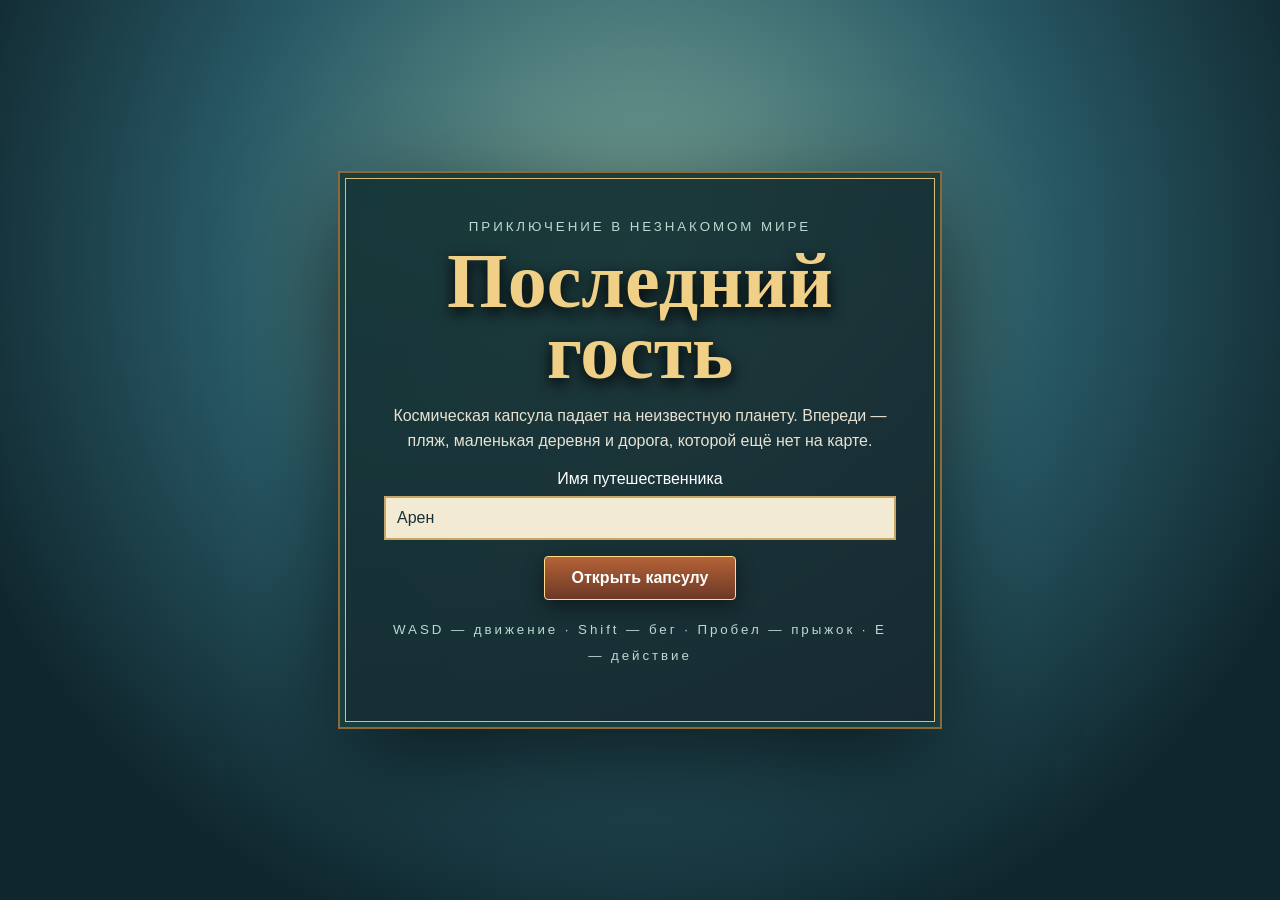
<file: projects/last-guest/index.html>
<!doctype html>
<html lang="ru">
<head>
  <meta charset="UTF-8">
  <meta name="viewport" content="width=device-width,initial-scale=1">
  <title>Последний гость</title>
  <style>
    :root{--gold:#e9bd68;--ink:#102529;--glass:#102a2bdc;--line:#d9bd7c;--green:#326f52;--blue:#438aa0}
    *{box-sizing:border-box}html,body{margin:0;width:100%;height:100%;overflow:hidden;background:#08191d;color:#fff;font-family:Inter,Segoe UI,sans-serif}button,input{font:inherit}button{cursor:pointer}#shell{position:relative;width:100%;height:100%;overflow:hidden;background:#173c42}canvas{width:100%;height:100%;display:block;outline:none}.screen{position:absolute;inset:0;z-index:30;display:grid;place-items:center;background:radial-gradient(circle at 50% 28%,#79a697,#285965 46%,#10262d 80%)}.hidden{display:none!important}.card{width:min(590px,90%);padding:38px;text-align:center;background:linear-gradient(145deg,#143436ed,#17282fed);border:1px solid var(--line);box-shadow:0 0 0 5px #193e3b,0 0 0 7px #8a6a3d,0 30px 100px #000b}.card h1{font-family:Georgia,serif;font-size:clamp(43px,7vw,78px);line-height:.9;margin:.15em 0;color:#f0d087;text-shadow:0 5px 15px #000}.card p{line-height:1.6;color:#e6e2d3}.card small{letter-spacing:.22em;color:#b9d9d1}.card input{display:block;width:100%;padding:11px;margin:8px 0 16px;border:2px solid #c7a661;background:#f2ead2;color:#183035}.primary{padding:12px 27px;border:1px solid #ffdd8a;background:linear-gradient(#b56336,#6d3827);color:#fff;border-radius:4px;font-weight:700;box-shadow:0 6px 20px #0007}.primary:hover{filter:brightness(1.2);transform:translateY(-1px)}#hud{position:absolute;inset:0;z-index:8;pointer-events:none}.hud-top{display:flex;justify-content:space-between;align-items:flex-start;padding:14px}.glass{background:var(--glass);border:1px solid var(--line);box-shadow:0 8px 24px #0007;backdrop-filter:blur(5px)}.player-card{padding:10px 14px;min-width:195px}.bar{height:10px;margin-top:6px;background:#38272b;border:1px solid #ae8f56}.bar i{display:block;height:100%;width:100%;background:linear-gradient(90deg,#b93e32,#efb449);transition:.2s}.objective{position:absolute;left:50%;top:14px;transform:translateX(-50%);padding:10px 18px;text-align:center;max-width:55%}.inventory{padding:8px 12px;display:flex;gap:13px}.inventory span{white-space:nowrap}.inventory b{color:#f2ce77}.controls{position:absolute;left:14px;bottom:14px;padding:9px 12px;display:flex;gap:9px;font-size:13px}.controls kbd{padding:3px 6px;border:1px solid #ceb575;border-radius:3px;background:#ffffff16}.prompt{position:absolute;left:50%;bottom:78px;transform:translateX(-50%);padding:10px 18px;font-weight:700;opacity:0;transition:.2s}.prompt.show{opacity:1}.toast{position:absolute;z-index:25;left:50%;bottom:130px;transform:translate(-50%,40px);width:min(670px,88%);padding:15px 20px;text-align:center;opacity:0;transition:.3s}.toast.show{opacity:1;transform:translate(-50%,0)}#dialogue{position:absolute;z-index:20;inset:0;background:#06151699;display:grid;place-items:end center;padding:0 20px 35px}.dialogue-box{width:min(900px,95%);padding:20px 24px;display:grid;grid-template-columns:100px 1fr;gap:18px}.portrait{width:90px;height:110px;border:2px solid #d8b972;background:radial-gradient(circle at 50% 32%,#d0a274 0 15%,#5b5143 16% 38%,#28473f 39%);clip-path:polygon(15% 0,85% 0,100% 15%,100% 85%,85% 100%,15% 100%,0 85%,0 15%)}.dialogue-copy h2{font-family:Georgia,serif;color:#f1ce7e;margin:0}.dialogue-copy p{min-height:42px;line-height:1.5}.dialogue-copy button{float:right}.cinematic{position:absolute;z-index:18;inset:0;pointer-events:none;background:white;opacity:0}.cinematic.flash{animation:flash 2s}.meteor-label{position:absolute;z-index:17;top:18%;left:50%;transform:translateX(-50%);font-family:Georgia,serif;font-size:clamp(38px,8vw,85px);color:#ffe6b0;text-shadow:0 0 20px #f04422,0 4px #491d19}.puzzle-screen{position:absolute;inset:0;z-index:22;background:#07191cdd;display:grid;place-items:center;padding:15px;backdrop-filter:blur(7px)}.puzzle-card{width:min(850px,95%);max-height:92vh;overflow:auto;padding:27px;text-align:center}.puzzle-card h2{font-family:Georgia,serif;color:#f0cd7b;font-size:31px}.clue{padding:13px;background:#e3cd9022;border-left:3px solid #e6bf67;line-height:1.5}.rings{display:grid;grid-template-columns:repeat(3,1fr);gap:12px;margin:17px 0}.ring{min-height:100px;border-radius:50%;border:6px double #c99a4d;background:radial-gradient(circle,#3f6f65,#152e31);color:#fff;font-size:18px}.ring strong{display:block;font-size:34px}.pipes{display:grid;grid-template-columns:repeat(3,72px);justify-content:center;gap:7px;margin:18px}.pipe{width:72px;height:72px;background:#173d3b;border:3px solid #9e7844;color:#f7d776;font-size:36px;padding:0}.pipe.fixed{border-color:#54aa91}.locks{color:#ead07f;letter-spacing:2em;margin-left:2em}.puzzle-status{min-height:28px;color:#f1bd6b;font-weight:700}.ending{background:radial-gradient(circle at 50% 35%,#a6784d,#394c42 30%,#101d21 70%)}.ending .card{background:#152b29f2}.bed-mark{font-size:80px;margin:8px;color:#c3a778;text-shadow:0 10px 22px #000}.ending h1{font-size:clamp(36px,6vw,65px)}.ending-note{font-family:Georgia,serif;font-style:italic;font-size:20px}@keyframes flash{0%,100%{opacity:0}35%{opacity:1}65%{opacity:.9}}@media(max-width:700px){.objective{top:72px;max-width:85%;font-size:13px}.inventory{font-size:12px}.controls{font-size:0}.controls kbd{font-size:12px}.dialogue-box{grid-template-columns:65px 1fr;padding:14px}.portrait{width:60px;height:80px}.rings{grid-template-columns:1fr}.ring{min-height:65px;border-radius:15px}.pipes{grid-template-columns:repeat(3,58px)}.pipe{width:58px;height:58px}.card{padding:25px}.hud-top{padding:8px}.player-card{min-width:145px}}
  </style>
</head>
<body>
<div id="shell">
  <canvas id="game" width="1200" height="720" tabindex="0"></canvas>
  <section id="start" class="screen"><div class="card"><small>ПРИКЛЮЧЕНИЕ В НЕЗНАКОМОМ МИРЕ</small><h1>Последний гость</h1><p>Космическая капсула падает на неизвестную планету. Впереди — пляж, маленькая деревня и дорога, которой ещё нет на карте.</p><label>Имя путешественника<input id="nameInput" maxlength="18" value="Арен"></label><button id="startBtn" class="primary">Открыть капсулу</button><p><small>WASD — движение · Shift — бег · Пробел — прыжок · E — действие</small></p></div></section>
  <div id="hud" class="hidden"><div class="hud-top"><div class="player-card glass"><b id="heroName">Арен</b><div class="bar"><i id="health"></i></div></div><div class="inventory glass"><span>🍎 Еда: <b id="food">0</b></span><span>💧 Вода: <b id="water">0</b></span></div></div><div id="objective" class="objective glass">Осмотрись на пляже</div><div class="controls glass"><span><kbd>WASD</kbd> идти</span><span><kbd>Shift</kbd> бег</span><span><kbd>Space</kbd> прыжок</span><span><kbd>E</kbd> действие</span></div><div id="prompt" class="prompt glass"></div></div>
  <div id="toast" class="toast glass"></div><div id="flash" class="cinematic"></div><div id="meteorLabel" class="meteor-label hidden"></div>
  <div id="dialogue" class="hidden"><div class="dialogue-box glass"><div id="portrait" class="portrait"></div><div class="dialogue-copy"><h2 id="speaker"></h2><p id="speech"></p><button id="dialogueNext" class="primary">Дальше</button></div></div></div>
  <div id="puzzle" class="puzzle-screen hidden"><div class="puzzle-card card"><small>ДВЕРЬ ГОРНОГО БУНКЕРА</small><h2>Три знака и три потока</h2><p class="clue">«Когда луна встала между двумя вершинами, белый волк пошёл к северной звезде».</p><div class="rings"><button class="ring" data-ring="0"></button><button class="ring" data-ring="1"></button><button class="ring" data-ring="2"></button></div><p>Затем поверни медные дорожки так, чтобы энергия из центра дошла до трёх замков.</p><div class="locks">🔒 🔒 🔒</div><div id="pipes" class="pipes"></div><div id="puzzleStatus" class="puzzle-status"></div><button id="puzzleCheck" class="primary">Подать энергию</button></div></div>
  <section id="ending" class="screen ending hidden"><div class="card"><small>КОНЕЦ</small><div class="bed-mark">▱</div><h1>Он больше не проснулся</h1><p id="endingCopy"></p><p class="ending-note">Был ли это старик, новый метеорит, бандиты или зверь — никто никогда не узнает.</p><button id="restartBtn" class="primary">Начать сначала</button></div></section>
</div>
<script>
"use strict";
const $=s=>document.querySelector(s),$$=s=>[...document.querySelectorAll(s)];
const canvas=$('#game'),ctx=canvas.getContext('2d'),keys={};
const WORLD_W=2200,player={x:250,y:525,z:0,vz:0,dir:1,walk:0,hp:100};
let scene=0,camera=0,running=false,last=0,near=null,dialogueDone=null,meteor=null,meteorTimer=0;
const state={name:'Арен',friend:false,villageWarned:false,impact:false,food:0,water:0,bunker:false,stole:false,metOldMan:false,slept:false};
const SCENES=[
 {name:'Пляж падения',objective:'Найди кого-нибудь, кто знает дорогу'},
 {name:'Дорога к деревне',objective:'Иди по тропе к первому поселению'},
 {name:'Маленькая деревня',objective:'Поговори с жителями'},
 {name:'После падения',objective:'Ищи выживших и собери припасы'},
 {name:'Горный склон',objective:'Найди еду и убежище в горах'},
 {name:'Горный бункер',objective:'Осмотри склад и поговори с хозяином'}
];
const objects={
  0:[{id:'capsule',x:180,y:500,type:'capsule',label:'Осмотреть капсулу'},{id:'friend',x:1500,y:505,type:'friend',label:'Поговорить с человеком'}],
  1:[{id:'fox',x:730,y:475,type:'fox',label:'Посмотреть на лису'},{id:'sign',x:1420,y:490,type:'sign',label:'Прочитать указатель'}],
  2:[{id:'villager',x:610,y:505,type:'villager',label:'Поговорить с жительницей'},{id:'elder',x:1250,y:500,type:'elder',label:'Поговорить со старостой'},{id:'well',x:1710,y:520,type:'well',label:'Набрать воды'}],
  3:[{id:'ruin',x:480,y:520,type:'ruin',label:'Осмотреть разрушенный дом'},{id:'foodRuin',x:1050,y:530,type:'food',label:'Поднять уцелевшую еду'},{id:'tracks',x:1570,y:540,type:'tracks',label:'Осмотреть следы'}],
  4:[{id:'berries1',x:470,y:500,type:'berries',label:'Собрать ягоды'},{id:'goat',x:900,y:465,type:'goat',label:'Посмотреть на горного козла'},{id:'berries2',x:1280,y:515,type:'berries',label:'Собрать ягоды'},{id:'door',x:1880,y:455,type:'door',label:'Открыть дверь бункера'}],
  5:[{id:'shelfFood',x:430,y:485,type:'shelfFood',label:'Взять еду со склада'},{id:'shelfWater',x:700,y:485,type:'shelfWater',label:'Взять воду со склада'},{id:'oldman',x:1250,y:505,type:'oldman',label:'Поговорить со стариком'},{id:'bed',x:1780,y:535,type:'bed',label:'Лечь спать'}]
};
const removed=new Set();
addEventListener('keydown',e=>{keys[e.code]=true;if(['Space','ArrowUp','ArrowDown','ArrowLeft','ArrowRight'].includes(e.code))e.preventDefault();if(e.code==='KeyE'&&running&&near)interact(near);});
addEventListener('keyup',e=>keys[e.code]=false);
function startGame(){state.name=$('#nameInput').value.trim()||'Арен';Object.assign(state,{friend:false,villageWarned:false,impact:false,food:0,water:0,bunker:false,stole:false,metOldMan:false,slept:false});removed.clear();scene=0;player.x=260;player.y=525;player.z=0;camera=0;meteor=null;$('#heroName').textContent=state.name;updateInventory();$('#start').classList.add('hidden');$('#ending').classList.add('hidden');$('#hud').classList.remove('hidden');running=true;setObjective('Выйди из капсулы и осмотрись на пляже');sayToast('Незнакомый воздух пахнет морской солью. Вдалеке виден человек.');canvas.focus();last=performance.now();requestAnimationFrame(loop)}
function setObjective(t){$('#objective').textContent=t}function updateInventory(){$('#food').textContent=state.food;$('#water').textContent=state.water}
function sayToast(t,ms=3200){let x=$('#toast');x.textContent=t;x.classList.add('show');clearTimeout(sayToast.t);sayToast.t=setTimeout(()=>x.classList.remove('show'),ms)}
function dialogue(name,lines,onDone){let i=0;$('#speaker').textContent=name;$('#speech').textContent=lines[0];$('#dialogue').classList.remove('hidden');running=false;$('#dialogueNext').textContent=lines.length>1?'Дальше':'Закрыть';$('#dialogueNext').onclick=()=>{i++;if(i<lines.length){$('#speech').textContent=lines[i];$('#dialogueNext').textContent=i===lines.length-1?'Закрыть':'Дальше'}else{$('#dialogue').classList.add('hidden');running=true;onDone?.();canvas.focus();last=performance.now();requestAnimationFrame(loop)}}}
function interact(o){if(removed.has(scene+':'+o.id))return;switch(o.id){
 case'capsule':sayToast('Корпус расколот. Навигация не работает, но аварийный маяк ещё мигает.');break;
 case'friend':dialogue('Незнакомец',['Ты не местный — это ясно даже без дымящейся капсулы.','Первое поселение стоит за дюнами. Иди всё время на север по широкой тропе — не заблудишься.','Меня зовут Дан. Удачи тебе, путешественник.'],()=>{state.friend=true;setObjective('Следуй вправо по дороге к деревне')});break;
 case'fox':sayToast('Лиса спокойно смотрит на пришельца, затем исчезает в высокой траве.');break;
 case'sign':sayToast('На указателе вырезано: «Речная деревня — прямо».');break;
 case'villager':dialogue('Жительница',['Ты пришёл с пляжа? Ночью небо вспыхнуло, а потом земля задрожала.','Поговори со старостой. Он всё утро смотрит в подзорную трубу.']);break;
 case'elder':if(!state.villageWarned)dialogue('Староста',['Ты сильнее обычного человека? Тогда, может быть, у нас есть надежда.','К деревне летит огромный метеорит. Мы пробовали всё. Останови его… пожалуйста.'],()=>{state.villageWarned=true;setObjective('Метеорит уже слишком близко');startMeteor()});else sayToast('Староста больше не смотрит на тебя — только в небо.');break;
 case'well':if(!removed.has(scene+':well')){state.water++;removed.add(scene+':well');updateInventory();sayToast('Ты набрал флягу чистой воды.')}break;
 case'ruin':sayToast('Под камнями тихо. Здесь нет выживших.');break;
 case'foodRuin':state.food++;removed.add(scene+':foodRuin');updateInventory();sayToast('Найдена запечатанная пачка сухой еды.');break;
 case'tracks':sayToast('Следы уходят к горам. Возможно, кто-то всё-таки успел уйти.');setObjective('Иди к горам и продолжай искать выживших');break;
 case'berries1':case'berries2':state.food++;removed.add(scene+':'+o.id);updateInventory();sayToast('Съедобные синие ягоды. Теперь еды немного больше.');break;
 case'goat':sayToast('Горный козёл не боится тебя. Он смотрит в сторону металлической двери.');break;
 case'door':openPuzzle();break;
 case'shelfFood':state.food+=2;state.stole=true;removed.add(scene+':shelfFood');updateInventory();sayToast('Ты быстро прячешь несколько упаковок еды.');break;
 case'shelfWater':state.water+=2;state.stole=true;removed.add(scene+':shelfWater');updateInventory();sayToast('На полке достаточно воды на много дней. Ты берёшь две фляги.');break;
 case'oldman':if(!state.metOldMan){dialogue('Старик Марен',[state.stole?'Я заметил, как ты взял припасы. Не бойся — после того, что случилось снаружи, я бы сделал так же.':'Я уже давно не слышал шагов за этой дверью. Значит, головоломка ещё кого-то помнит.','Садись. Еды хватит на двоих. Расскажешь за ужином, откуда ты свалился.','Можешь оставаться здесь сколько захочешь. Кровать у дальней стены — тебе нужно отдохнуть.'],()=>{state.metOldMan=true;setObjective('После ужина ложись на кровать')})}else sayToast('Старик добродушно улыбается и кивает в сторону кровати.');break;
 case'bed':if(!state.metOldMan)return sayToast('Сначала стоит поговорить с хозяином бункера.');endGame();break;}}
function startMeteor(){meteor={x:1500,y:-250};meteorTimer=360;$('#meteorLabel').textContent='Слишком поздно';$('#meteorLabel').classList.remove('hidden')}
function changeScene(next){scene=next;player.x=next===5?180:120;player.y=525;camera=0;near=null;$('#prompt').classList.remove('show');setObjective(SCENES[next].objective);if(next===1)sayToast('Дан указал верную дорогу. Путь свободен.');if(next===2)sayToast('Над маленькой деревней неспокойно мерцает небо.');if(next===3)sayToast(`${state.name} приходит в себя среди горячей пыли. Его тело выдержало удар.`);if(next===4)sayToast('Горы тихи. Здесь нужно искать еду и следы выживших.');if(next===5)sayToast('За дверью — огромный склад еды, воды и оборудования.')}
function update(dt){let moveX=(keys.KeyD||keys.ArrowRight?1:0)-(keys.KeyA||keys.ArrowLeft?1:0),moveY=(keys.KeyS||keys.ArrowDown?1:0)-(keys.KeyW||keys.ArrowUp?1:0),speed=(keys.ShiftLeft||keys.ShiftRight?6.4:3.8);if(moveX||moveY){let n=Math.hypot(moveX,moveY);player.x+=moveX/n*speed;player.y+=moveY/n*speed*.7;player.walk+=speed*.12;if(moveX)player.dir=Math.sign(moveX)}if(keys.Space&&player.z===0)player.vz=10.5;player.z+=player.vz;player.vz-=.65;if(player.z<0){player.z=0;player.vz=0}player.x=Math.max(35,Math.min(WORLD_W-35,player.x));player.y=Math.max(390,Math.min(610,player.y));camera+=(Math.max(0,Math.min(WORLD_W-1200,player.x-600))-camera)*.08;
 if(scene===0&&player.x>2100){if(!state.friend){player.x=2050;sayToast('Без знания дороги легко потеряться. Стоит поговорить с человеком на пляже.')}else changeScene(1)}else if(scene===1&&player.x>2100)changeScene(2);else if(scene===2&&state.impact&&player.x>2100)changeScene(3);else if(scene===3&&player.x>2100)changeScene(4);
 if(meteor){meteorTimer--;meteor.x-=3.1;meteor.y+=2.2;if(meteorTimer<210){$('#meteorLabel').classList.add('hidden')}if(meteorTimer<=0){meteor=null;state.impact=true;$('#flash').classList.remove('flash');void $('#flash').offsetWidth;$('#flash').classList.add('flash');setTimeout(()=>changeScene(3),1150)}}
 findNear()}
function findNear(){near=null;let best=120;(objects[scene]||[]).forEach(o=>{if(removed.has(scene+':'+o.id))return;let d=Math.hypot(player.x-o.x,(player.y-o.y)*1.3);if(d<best){best=d;near=o}});let p=$('#prompt');if(near){p.textContent='E — '+near.label;p.classList.add('show')}else p.classList.remove('show')}
function draw(){drawBackground();drawObjects();if(meteor)drawMeteor();drawPlayer()}
function drawBackground(){let palettes=[['#63a9c0','#e3c984','#4d936b'],['#66a0ad','#d6bd7a','#4e8a5f'],['#6d9eb2','#c6b26d','#467552'],['#755c4c','#b17c4e','#4d4a39'],['#6f8b98','#968565','#4c694d'],['#304b48','#6d5a3b','#39423b']][scene],g=ctx.createLinearGradient(0,0,0,720);g.addColorStop(0,palettes[0]);g.addColorStop(.62,palettes[1]);g.addColorStop(1,palettes[2]);ctx.fillStyle=g;ctx.fillRect(0,0,1200,720);if(scene===5)drawBunker();else{drawSky();if(scene===0)drawBeach();if(scene===1)drawRoad();if(scene===2)drawVillage(false);if(scene===3)drawVillage(true);if(scene===4)drawMountains()}}
function drawSky(){ctx.fillStyle='#fff1b7';ctx.beginPath();ctx.arc(1020,105,45,0,7);ctx.fill();for(let i=0;i<10;i++){let x=((i*277-camera*.12)%1500)-100,y=80+(i%4)*55;ctx.fillStyle='#ffffff88';ctx.beginPath();ctx.ellipse(x,y,48,10,0,0,7);ctx.fill()}}
function drawBeach(){ctx.fillStyle='#4a91a4';ctx.fillRect(0,430,1200,160);ctx.fillStyle='#e4cb8d';ctx.beginPath();ctx.moveTo(0,470);for(let x=0;x<1250;x+=80)ctx.quadraticCurveTo(x+40,445+(x%160?15:0),x+80,470);ctx.lineTo(1200,720);ctx.lineTo(0,720);ctx.fill();for(let i=0;i<8;i++)tree(i*310-camera*.5+60,430,1)}
function drawRoad(){ctx.fillStyle='#4f8056';ctx.fillRect(0,370,1200,350);ctx.strokeStyle='#ceb77e';ctx.lineWidth=90;ctx.beginPath();ctx.moveTo(-50,570);ctx.bezierCurveTo(350,470,780,620,1250,500);ctx.stroke();for(let i=0;i<13;i++)tree(i*180-(camera%180),425+(i%3)*20,.8+(i%2)*.25)}
function drawVillage(ruined){ctx.fillStyle=ruined?'#5a5140':'#4a7b53';ctx.fillRect(0,390,1200,330);for(let i=0;i<8;i++){let x=i*300-(camera%300)-100,y=ruined?475:430;if(ruined){ctx.fillStyle='#765742';ctx.fillRect(x,y,160,75);ctx.fillStyle='#4d392f';ctx.beginPath();ctx.moveTo(x-15,y);ctx.lineTo(x+40,y-65);ctx.lineTo(x+145,y-20);ctx.fill()}else house(x,y,i%3)}ctx.strokeStyle='#c8b477';ctx.lineWidth=65;ctx.beginPath();ctx.moveTo(-30,590);ctx.lineTo(1230,535);ctx.stroke()}
function drawMountains(){ctx.fillStyle='#526b5e';ctx.fillRect(0,430,1200,290);for(let i=0;i<8;i++){let x=i*300-(camera*.25%300)-120,h=210+(i%3)*60;ctx.fillStyle=i%2?'#657468':'#50675d';ctx.beginPath();ctx.moveTo(x,440);ctx.lineTo(x+145,440-h);ctx.lineTo(x+320,440);ctx.fill();ctx.fillStyle='#d9d6c7';ctx.beginPath();ctx.moveTo(x+145,440-h);ctx.lineTo(x+105,330-h/2);ctx.lineTo(x+184,340-h/2);ctx.fill()}ctx.strokeStyle='#a38b62';ctx.lineWidth=55;ctx.beginPath();ctx.moveTo(-20,585);ctx.bezierCurveTo(400,510,750,640,1220,500);ctx.stroke()}
function drawBunker(){ctx.fillStyle='#34443e';ctx.fillRect(0,0,1200,720);ctx.fillStyle='#6b593e';ctx.fillRect(0,120,1200,420);for(let i=0;i<9;i++){let x=i*180-(camera%180);ctx.fillStyle='#9b7947';ctx.fillRect(x,260,120,14);ctx.fillStyle='#7f3f2f';for(let j=0;j<4;j++)ctx.fillRect(x+j*29,220+(j%2)*18,22,38)}ctx.fillStyle='#4b4035';ctx.fillRect(0,540,1200,180);ctx.fillStyle='#e8c66e';for(let i=0;i<6;i++){ctx.beginPath();ctx.arc(i*240-(camera%240)+70,115,8,0,7);ctx.fill()}}
function drawObjects(){let list=(objects[scene]||[]).filter(o=>!removed.has(scene+':'+o.id)).sort((a,b)=>a.y-b.y);for(const o of list)drawObject(o,o.x-camera,o.y)}
function drawObject(o,x,y){if(x<-160||x>1360)return;ctx.save();ctx.translate(x,y);switch(o.type){case'capsule':ctx.rotate(-.16);ctx.fillStyle='#d7d3c2';ctx.beginPath();ctx.ellipse(0,-40,75,110,0,0,7);ctx.fill();ctx.fillStyle='#3e7788';ctx.beginPath();ctx.ellipse(0,-70,45,45,0,0,7);ctx.fill();ctx.fillStyle='#b04c35';ctx.fillRect(-65,25,130,18);break;case'friend':case'villager':case'elder':case'oldman':drawPerson(o.type);break;case'fox':animal('#bd6a38',.65);break;case'goat':animal('#d2c4a0',.85);break;case'sign':ctx.fillStyle='#67452e';ctx.fillRect(-7,-85,14,90);ctx.fillRect(-55,-80,110,38);ctx.fillStyle='#e0c67d';ctx.font='16px sans-serif';ctx.fillText('ДЕРЕВНЯ',-43,-55);break;case'well':ctx.fillStyle='#867661';ctx.fillRect(-45,-45,90,45);ctx.strokeStyle='#a28d6e';ctx.lineWidth=12;ctx.beginPath();ctx.arc(0,-65,48,3.1,6.3);ctx.stroke();break;case'ruin':ctx.fillStyle='#765742';ctx.fillRect(-65,-55,130,55);ctx.fillStyle='#4c3930';ctx.rotate(.2);ctx.fillRect(-85,-75,170,24);break;case'food':case'shelfFood':ctx.fillStyle='#d2a74b';ctx.fillRect(-30,-35,60,35);ctx.fillStyle='#7b3e2d';ctx.fillRect(-22,-28,44,9);break;case'tracks':ctx.fillStyle='#463a2e';for(let i=0;i<4;i++){ctx.beginPath();ctx.ellipse(i*22-38,-i*5,8,13,.5,0,7);ctx.fill()}break;case'berries':ctx.fillStyle='#347044';ctx.beginPath();ctx.arc(0,-22,45,0,7);ctx.fill();ctx.fillStyle='#5966b9';for(let i=0;i<9;i++){ctx.beginPath();ctx.arc((i%3)*16-16,Math.floor(i/3)*13-38,6,0,7);ctx.fill()}break;case'door':ctx.fillStyle='#4a4e4a';ctx.fillRect(-80,-145,160,145);ctx.strokeStyle='#c08e49';ctx.lineWidth=8;ctx.strokeRect(-65,-130,130,130);ctx.fillStyle='#d5b159';ctx.beginPath();ctx.arc(0,-65,24,0,7);ctx.fill();break;case'shelfWater':ctx.fillStyle='#68aac0';for(let i=0;i<3;i++){ctx.fillRect(i*24-33,-48,17,48);ctx.fillStyle='#b4e5ec';ctx.fillRect(i*24-30,-43,11,10);ctx.fillStyle='#68aac0'}break;case'bed':ctx.fillStyle='#775640';ctx.fillRect(-80,-35,160,35);ctx.fillStyle='#c1a97c';ctx.fillRect(-75,-60,150,35);ctx.fillStyle='#e2d3ad';ctx.fillRect(-70,-57,45,24);break}ctx.restore()}
function drawPerson(type){let colors={friend:'#5f7956',villager:'#8c554a',elder:'#68507c',oldman:'#556b52'},c=colors[type];ctx.fillStyle=c;ctx.fillRect(-20,-75,40,70);ctx.fillStyle='#c89468';ctx.beginPath();ctx.arc(0,-92,18,0,7);ctx.fill();ctx.fillStyle=type==='oldman'?'#ddd3b9':'#46372f';ctx.beginPath();ctx.arc(0,-99,19,3.1,6.4);ctx.fill();if(type==='oldman'){ctx.fillStyle='#ddd3b9';ctx.beginPath();ctx.moveTo(-14,-88);ctx.lineTo(0,-62);ctx.lineTo(14,-88);ctx.fill()}ctx.strokeStyle='#4b382b';ctx.lineWidth=8;ctx.beginPath();ctx.moveTo(-10,-8);ctx.lineTo(-14,8);ctx.moveTo(10,-8);ctx.lineTo(14,8);ctx.stroke()}
function animal(color,scale){ctx.scale(scale,scale);ctx.fillStyle=color;ctx.beginPath();ctx.ellipse(0,-25,55,28,0,0,7);ctx.fill();ctx.beginPath();ctx.arc(45,-48,24,0,7);ctx.fill();ctx.beginPath();ctx.moveTo(34,-66);ctx.lineTo(40,-86);ctx.lineTo(50,-65);ctx.fill();ctx.strokeStyle=color;ctx.lineWidth=10;ctx.beginPath();ctx.moveTo(-48,-30);ctx.quadraticCurveTo(-85,-70,-98,-40);ctx.stroke()}
function tree(x,y,s){ctx.save();ctx.translate(x,y);ctx.scale(s,s);ctx.fillStyle='#5e422d';ctx.fillRect(-9,-90,18,100);ctx.fillStyle='#2c6848';for(let i=0;i<3;i++){ctx.beginPath();ctx.arc((i-1)*25,-100-(i%2)*22,42,0,7);ctx.fill()}ctx.restore()}
function house(x,y,n){ctx.fillStyle=['#c59058','#bd714f','#d1a45e'][n];ctx.fillRect(x,y-100,190,100);ctx.fillStyle='#70422f';ctx.beginPath();ctx.moveTo(x-20,y-100);ctx.lineTo(x+95,y-180);ctx.lineTo(x+210,y-100);ctx.fill();ctx.fillStyle='#7ab0a1';ctx.fillRect(x+35,y-70,45,40);ctx.fillStyle='#563826';ctx.fillRect(x+125,y-70,38,70)}
function drawPlayer(){let x=player.x-camera,y=player.y-player.z,bob=player.z?0:Math.sin(player.walk)*3;ctx.save();ctx.translate(x,y+bob);ctx.scale(player.dir,1);ctx.fillStyle='#243c49';ctx.fillRect(-18,-73,36,65);ctx.fillStyle='#c9976d';ctx.beginPath();ctx.arc(0,-91,20,0,7);ctx.fill();ctx.fillStyle='#302b2a';ctx.beginPath();ctx.arc(0,-99,21,3.1,6.3);ctx.fill();ctx.fillStyle='#6f4b35';ctx.fillRect(-28,-65,12,50);ctx.strokeStyle='#202b33';ctx.lineWidth=10;ctx.beginPath();ctx.moveTo(-10,-8);ctx.lineTo(-12+Math.sin(player.walk)*8,14);ctx.moveTo(10,-8);ctx.lineTo(12-Math.sin(player.walk)*8,14);ctx.stroke();ctx.fillStyle='#7faeb5';ctx.beginPath();ctx.arc(-28,-69,8,0,7);ctx.fill();ctx.restore()}
function drawMeteor(){let x=meteor.x,y=meteor.y;let g=ctx.createRadialGradient(x,y,5,x,y,85);g.addColorStop(0,'#fff5c4');g.addColorStop(.25,'#ffb23d');g.addColorStop(.65,'#e44629');g.addColorStop(1,'transparent');ctx.fillStyle=g;ctx.beginPath();ctx.arc(x,y,90,0,7);ctx.fill();ctx.strokeStyle='#f06b32';ctx.lineWidth=35;ctx.beginPath();ctx.moveTo(x+25,y-25);ctx.lineTo(x+220,y-220);ctx.stroke()}
const ringOptions=[[['△△','Две вершины'],['≋','Волны'],['☀','Солнце']],[['◐','Полумесяц'],['●','Полная луна'],['☆','Звезда']],[['◆','Белый волк'],['♞','Олень'],['▲','Ворон']]],ringPos=[0,0,0],pipeTypes=['━','┃','━','✣','┃','━','━','┃','━'],pipeRot=[1,0,1,0,0,1,0,1,0];
function renderPuzzle(){$$('[data-ring]').forEach((b,i)=>{let x=ringOptions[i][ringPos[i]];b.innerHTML=`<strong>${x[0]}</strong>${x[1]}`});let box=$('#pipes');box.innerHTML='';pipeTypes.forEach((t,i)=>{let b=document.createElement('button');b.className='pipe'+(i===4?' fixed':'');b.textContent=t;b.style.transform=`rotate(${pipeRot[i]*90}deg)`;b.onclick=()=>{if(i===4)return;pipeRot[i]=(pipeRot[i]+1)%2;b.style.transform=`rotate(${pipeRot[i]*90}deg)`};box.append(b)})}
function openPuzzle(){$('#puzzle').classList.remove('hidden');running=false;renderPuzzle();$('#puzzleStatus').textContent=''}
$$('[data-ring]').forEach((b,i)=>b.onclick=()=>{ringPos[i]=(ringPos[i]+1)%3;renderPuzzle()});
$('#puzzleCheck').onclick=()=>{let ringsOk=ringPos.join()==='0,1,0',pipesOk=pipeRot.join()==='0,1,0,0,0,1,0,1,0';if(ringsOk&&pipesOk){state.bunker=true;$('#puzzleStatus').textContent='Три замка открыты. Механизм оживает.';setTimeout(()=>{$('#puzzle').classList.add('hidden');running=true;changeScene(5);last=performance.now();requestAnimationFrame(loop)},900)}else if(!ringsOk)$('#puzzleStatus').textContent='Каменные кольца не отвечают. Перечитай высеченную историю.';else $('#puzzleStatus').textContent='Энергия гаснет в одном из поворотов. Проверь направления дорожек.'};
function endGame(){state.slept=true;running=false;$('#hud').classList.add('hidden');$('#endingCopy').textContent=`После ужина ${state.name} думает о том, как повезло встретить доброго человека. Старик улыбается, указывает на кровать, и путешественник засыпает.`;setTimeout(()=>$('#ending').classList.remove('hidden'),500)}
function loop(now){if(!running)return;let dt=Math.min(2,(now-last)/16.67||1);last=now;update(dt);draw();requestAnimationFrame(loop)}
$('#startBtn').onclick=startGame;$('#restartBtn').onclick=()=>{$('#ending').classList.add('hidden');$('#start').classList.remove('hidden')};draw();
</script>
</body>
</html>
</file>
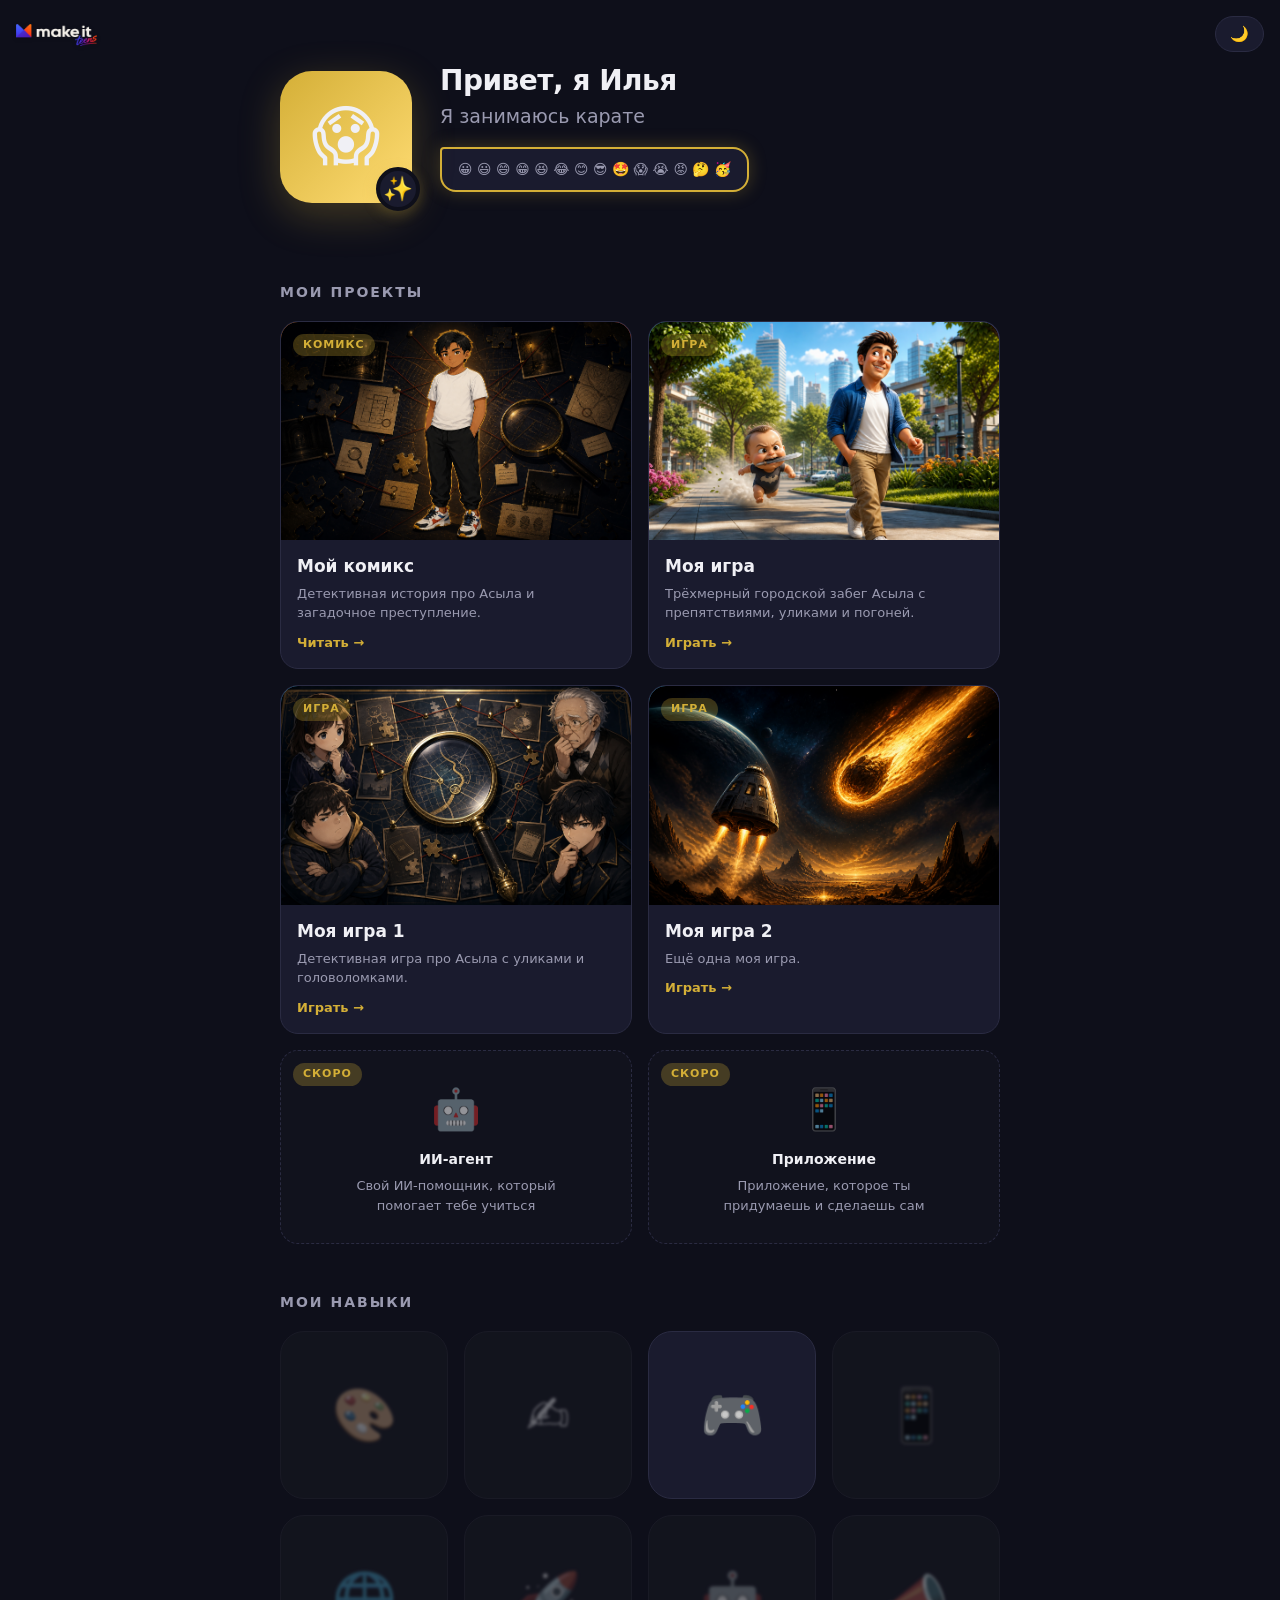
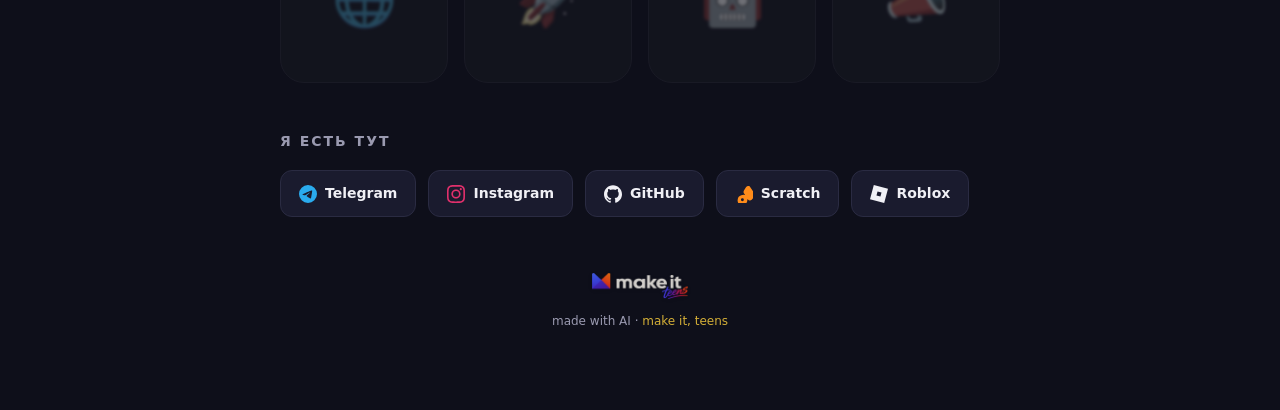
<file: projects/site/index.html>
<!DOCTYPE html>
<!--
  site/index.html — проект «визитка». Самодостаточен (CSS+JS инлайн).
  Это ЧИСТАЯ ЗАГОТОВКА: скелет и стили те же, что в example/site/, но всё личное —
  заглушки. Наставник правит ЭТОТ файл секция за секцией на Уровне 3 (3.1–3.7).
  Эталон «к чему идёшь» (заполненный сайт) — в example/site/, его не трогаем.
  Карточки проектов ведут на сёстры-папки ../comics/ и ../game/.
-->
<html lang="ru">
<head>
<meta charset="UTF-8">
<meta name="viewport" content="width=device-width, initial-scale=1.0">
<title>Мой сайт</title>
<!-- Open Graph — чтобы красиво разворачивалось при шаринге -->
<meta property="og:title" content="Мой сайт-портфолио">
<meta property="og:description" content="Тут будут мои проекты">
<meta property="og:type" content="website">
<!-- og:image — превью при шаринге = аватар ученика. Абсолютный URL (парсеры мессенджеров требуют абсолютный). -->
<meta property="og:image" content="https://teens.make-it.kz/PLACEHOLDER/site/avatar.png"> <!-- заполняется на шаге 4.2 (ученик с Баблом); ник подставляется на 4.2/4.3 -->
<!-- og:url — канонический адрес страницы (абсолютный). -->
<meta property="og:url" content="https://teens.make-it.kz/PLACEHOLDER/"> <!-- заполняется на шаге 4.2 (ученик с Баблом); ник подставляется на 4.2/4.3 -->
<style>
  /* ── Тема: дефолт тёмная, .light переключает ──────────────── */
  :root {
    --bg: #0e0f1a;
    --bg-card: #1a1b2e;
    --bg-card-ghost: #14152099;
    --text: #f0f0f5;
    --text-dim: #9a9ab0;
    --accent: #d4af37;
    --accent-2: #ffdc73;
    --border: #2a2b42;
    --ring: #d4af3744;
  }
  html.light {
    --bg: #faf8ff;
    --bg-card: #ffffff;
    --bg-card-ghost: #f2f0fa;
    --text: #1a1b2e;
    --text-dim: #6b6b85;
    --accent: #b8860b;
    --accent-2: #e6b93f;
    --border: #e6e2f5;
    --ring: #b8860b22;
  }

  * { box-sizing: border-box; margin: 0; padding: 0; }
  body {
    background: var(--bg);
    color: var(--text);
    font-family: 'Segoe UI', system-ui, -apple-system, sans-serif;
    line-height: 1.5;
    transition: background .3s, color .3s;
    -webkit-font-smoothing: antialiased;
  }
  .wrap { max-width: 760px; margin: 0 auto; padding: 24px 20px 80px; }

  /* ── Бейдж бренда — floating слева вверху, симметрично кнопке темы справа.
        Лого ведёт на основной сайт. UGC-реклама: портфолио шарят прямой ссылкой. ────── */
  .brand-badge {
    position: fixed; top: 16px; left: 16px; z-index: 10;
    /* Высота = высоте кнопки темы (line-height 20px + padding 8*2 + border 2 ≈ 38px),
       чтобы центр лого совпал с центром кнопки → одна линия на любом экране. */
    display: inline-flex; align-items: center; height: 38px; gap: 8px;
    text-decoration: none; transition: transform .15s;
  }
  .brand-badge:hover { transform: scale(1.05); }
  /* Лого подменяется под тему через JS (src). Лёгкая тень — для мягкости на любом фоне. */
  .brand-badge img { height: 22px; display: block; filter: drop-shadow(0 1px 2px rgba(0,0,0,.2)); }

  /* ── Кнопка темы (floating) ────────────────────────────── */
  .theme-btn {
    position: fixed; top: 16px; right: 16px; z-index: 10;
    background: var(--bg-card); border: 1px solid var(--border);
    color: var(--text); border-radius: 999px; padding: 8px 14px;
    cursor: pointer; font-size: 15px; transition: transform .15s;
  }
  .theme-btn:hover { transform: scale(1.05); }

  /* ── HERO ──────────────────────────────────────────────── */
  /* Раскладка: аватар слева, текст справа */
  .hero {
    display: flex; align-items: center; gap: 28px;
    text-align: left; padding: 36px 0 20px;
  }
  .hero-text { flex: 1; min-width: 0; }
  .hero-ava {
    flex-shrink: 0;
    position: relative; /* якорь для спутника-бейджа */
    width: 132px; height: 132px; border-radius: 32px;
    background: linear-gradient(135deg, var(--accent), var(--accent-2));
    display: grid; place-items: center; font-size: 66px;
    box-shadow: 0 12px 40px var(--ring);
  }
  /* Аватар-картинка (свой арт вместо эмодзи): заполняет квадрат, скругляется сама,
     спутник-бейдж снаружи не обрезается (overflow на .hero-ava НЕ ставим). */
  .hero-ava img {
    width: 100%; height: 100%; border-radius: 32px;
    object-fit: cover; display: block;
  }
  /* Спутник-герой: бейдж в углу главного аватара. Обводка цветом фона — «отрывается» */
  .hero-pet {
    position: absolute; bottom: -8px; right: -8px;
    width: 44px; height: 44px; border-radius: 50%;
    background: var(--bg-card); border: 4px solid var(--bg);
    display: grid; place-items: center; font-size: 24px;
    box-shadow: 0 4px 14px var(--ring);
    overflow: hidden; /* арт-спутник (img) скругляется по кругу бейджа */
  }
  /* Спутник картинкой (вместо эмодзи): заполняет круг, низ героя чуть приподнят (object-position) */
  .hero-pet img {
    width: 100%; height: 100%; object-fit: cover; object-position: center 20%;
    display: block;
  }
  .hero h1 { font-size: 28px; letter-spacing: -.5px; margin-bottom: 0; }
  .hero-line { font-size: 19px; color: var(--text-dim); margin-bottom: 16px; }
  .hero-line b { color: var(--text); }
  /* Пузырь-реплика героя (этап 1: статика; позже — живой чат) */
  .hero-bubble {
    display: inline-flex; align-items: center; gap: 10px;
    max-width: 420px; margin: 0 0 22px; text-align: left;
    background: var(--bg-card); border: 2px solid var(--accent);
    box-shadow: 0 0 18px var(--ring);
    border-radius: 16px; border-top-left-radius: 4px;
    padding: 10px 16px; font-size: 14px; color: var(--text-dim);
  }
  .facts {
    display: flex; flex-wrap: wrap; gap: 10px; justify-content: flex-start;
  }
  .fact {
    background: var(--bg-card); border: 1px solid var(--border);
    border-radius: 999px; padding: 8px 16px; font-size: 14px;
  }
  .fact span { margin-right: 6px; }

  /* ── Заголовки секций ──────────────────────────────────── */
  .sec-title {
    font-size: 14px; text-transform: uppercase; letter-spacing: 2px;
    color: var(--text-dim); margin: 48px 0 18px;
  }

  /* ── Проекты ───────────────────────────────────────────── */
  .grid {
    display: grid; grid-template-columns: repeat(2, 1fr); gap: 16px;
  }
  .card {
    background: var(--bg-card); border: 1px solid var(--border);
    border-radius: 18px; overflow: hidden; text-decoration: none;
    color: inherit; transition: transform .18s, box-shadow .18s, border-color .18s;
    display: flex; flex-direction: column;
  }
  .card:hover {
    transform: translateY(-4px);
    box-shadow: 0 16px 40px var(--ring);
    border-color: var(--accent);
  }
  .card-cover {
    position: relative; /* якорь для пина-метки */
    aspect-ratio: 16/10; display: grid; place-items: center;
    font-size: 56px;
    overflow: hidden; /* обрезка картинки-обложки по скруглению карточки */
  }
  /* Обложка-картинка проекта: заполняет область, обрезается по cover. Пин-метка остаётся поверх. */
  .card-cover img {
    position: absolute; inset: 0;
    width: 100%; height: 100%; object-fit: cover; display: block;
  }
  .cover-comic { background: linear-gradient(135deg, #ff9a56, #ff5e7e); }
  .cover-game  { background: linear-gradient(135deg, #56c8ff, #7c5cff); }
  .cover-agent { background: linear-gradient(135deg, #34d399, #06b6d4); }
  .cover-app   { background: linear-gradient(135deg, #fbbf24, #f97316); }
  /* Пин: бейдж-метка в левом верхнем углу. Единый стиль для типа проекта (.pin) и метки «скоро» (.ghost-soon) */
  .pin, .ghost-soon {
    position: absolute; top: 12px; left: 12px;
    font-size: 11px; font-weight: 700; text-transform: uppercase; letter-spacing: 1px;
    color: var(--accent);
    background: var(--ring); border-radius: 999px; padding: 3px 10px;
  }
  .card-body { padding: 14px 16px 16px; }
  .card-body h3 { font-size: 17px; margin-bottom: 4px; }
  .card-body p { font-size: 13px; color: var(--text-dim); }
  .card-cta {
    margin-top: 10px; font-size: 13px; font-weight: 600; color: var(--accent);
  }

  /* Карточки-призраки (будущие проекты — тип уже известен) */
  .card.ghost {
    position: relative;
    background: var(--bg-card-ghost);
    border: 1.5px dashed var(--border);
    align-items: center; justify-content: center; text-align: center;
    padding: 28px 16px; min-height: 180px; cursor: default;
  }
  .card.ghost:hover { transform: none; box-shadow: none; border-color: var(--accent); }
  .ghost-ico { font-size: 40px; opacity: .55; margin-bottom: 10px; }
  .ghost-pin {
    font-size: 14px; font-weight: 700; color: var(--text);
    margin-bottom: 6px;
  }
  .ghost-txt { font-size: 13px; color: var(--text-dim); }

  /* ── Навыки (слоты-перки, как в играх) ─────────────────── */
  .skills {
    display: grid; grid-template-columns: repeat(4, 1fr); gap: 16px;
  }
  /* Квадратный слот на всю ширину ячейки: только иконка, ровные отступы со всех сторон */
  .skill {
    position: relative; /* якорь для tooltip */
    aspect-ratio: 1;
    display: grid; place-items: center;
    background: var(--bg-card); border: 1px solid var(--border);
    border-radius: 24px;
    cursor: default; transition: transform .15s, border-color .15s, box-shadow .15s;
  }
  .skill:hover {
    transform: translateY(-3px); border-color: var(--accent);
    box-shadow: 0 8px 24px var(--ring); z-index: 30;
  }
  .skill-ico { font-size: 52px; line-height: 1; }
  /* Будущие навыки — приглушённые («ещё не открыты») */
  .skill.locked { opacity: .4; filter: grayscale(.5); }
  .skill.locked .skill-ico { filter: blur(1.5px); }
  /* Tooltip: название (жирно) + описание — над слотом при наведении */
  .skill::after {
    content: attr(data-name) " — " attr(data-tip);
    position: absolute; bottom: calc(100% + 10px); left: 50%; transform: translateX(-50%);
    width: max-content; max-width: 200px;
    background: var(--text); color: var(--bg);
    font-size: 12px; font-weight: 500; line-height: 1.4;
    border-radius: 10px; padding: 9px 12px;
    opacity: 0; pointer-events: none; transition: opacity .15s;
    z-index: 40;
  }
  .skill:hover::after,
  .skill.show-tip::after { opacity: 1; }

  /* ── Ссылки-хаб ────────────────────────────────────────── */
  .links { display: flex; flex-wrap: wrap; gap: 12px; }
  .link {
    display: flex; align-items: center; gap: 8px; text-decoration: none;
    background: var(--bg-card); border: 1px solid var(--border);
    color: var(--text); border-radius: 12px; padding: 12px 18px;
    font-size: 14px; font-weight: 600; transition: transform .15s, border-color .15s;
  }
  .link:hover { transform: translateY(-2px); border-color: var(--accent); }
  /* Иконки соцсетей — настоящие бренд-лого (inline SVG). Заливка currentColor:
     цвет задаём на самой ссылке через .brand-* (бренд-цвет соцсети). */
  .link svg { width: 18px; height: 18px; flex-shrink: 0; }
  .ico-telegram  { color: #2aabee; }
  .ico-instagram { color: #e1306c; }
  .ico-github    { color: var(--text); } /* GitHub монохром — под цвет текста темы */
  .ico-scratch   { color: #ff8c1a; }
  .ico-roblox    { color: var(--text); } /* Roblox монохром — под цвет текста темы */

  footer { text-align: center; margin-top: 56px; color: var(--text-dim); font-size: 12px; }
  /* Футер-лого — второй вход на основной сайт. Лого подменяется под тему через JS. */
  .footer-logo { display: inline-block; text-decoration: none; }
  .footer-logo img {
    height: 26px; display: block; margin: 0 auto 8px; opacity: .85;
    filter: drop-shadow(0 1px 2px rgba(0,0,0,.2)); transition: opacity .15s;
  }
  .footer-logo:hover img { opacity: 1; }

  @media (max-width: 520px) {
    .hero { flex-direction: column; text-align: center; gap: 18px; }
    .hero-bubble { margin-left: auto; margin-right: auto; }
    .facts { justify-content: center; }
    .hero h1 { font-size: 30px; }
    .grid { grid-template-columns: 1fr; }
    .skills { grid-template-columns: repeat(2, 1fr); }
  }
</style>
</head>
<body>
<div class="wrap">

  <!-- Кнопка темы — floating, правый верхний угол -->
  <button class="theme-btn" id="themeBtn" title="Сменить тему">🌙</button>

  <!-- ЛОГО БРЕНДА — floating слева вверху, ведёт на основной сайт курса.
       Наш канал: портфолио шарят прямой ссылкой → лого = реклама make it teens. НЕ удалять. -->
  <a class="brand-badge" href="https://teens.make-it.kz/" target="_blank" rel="noopener" title="Сделано на курсе make it teens">
    <img class="brand-logo" src="logo-makeit-light.png" alt="make it teens">
  </a>

  <!-- HERO -->
  <section class="hero">
    <!-- Главный аватар = сам ученик. ЗАГЛУШКА: градиент + эмодзи.
         На 3.2 наставник заменяет эмодзи на картинку-аватар (img внутри .hero-ava). -->
    <div class="hero-ava">
      😱
      <!-- ОПЦИОНАЛЬНО: спутник-герой. ЗАГЛУШКА: эмодзи. На 3.3 → <img src="...">.
           Нет героя → удалить этот бейдж и .hero-bubble ниже, hero останется цел -->
      <div class="hero-pet">✨</div>
    </div>
    <div class="hero-text">
      <h1>Привет, я Илья</h1>
      <p class="hero-line">Я занимаюсь карате</p>

      <!-- ОПЦИОНАЛЬНО: реплика героя от первого лица. Удаляется в паре со спутником-бейджем выше -->
      <div class="hero-bubble">
        <span>😀 😃 😄 😁 😆 😂 😊 😎 🤩 😱 😭 😡 🤔 🥳</span>
      </div>
    </div>
  </section>

  <!-- ПРОЕКТЫ -->
  <h2 class="sec-title">Мои проекты</h2>
  <div class="grid">
    <!-- ЗАГЛУШКИ-призраки для своих проектов. На 3.4 наставник превращает их в живые
         карточки (.card href="../comics/" с обложкой, названием, описанием). -->
    <a class="card" href="../comics/index.html">
      <div class="card-cover cover-comic">
        <img src="comic_cover.png" alt="Асыл в центре детективной карты">
        <span class="pin">комикс</span>
      </div>
      <div class="card-body">
        <h3>Мой комикс</h3>
        <p>Детективная история про Асыла и загадочное преступление.</p>
        <div class="card-cta">Читать →</div>
      </div>
    </a>

    <a class="card" href="../asyl-runner/index.html">
      <div class="card-cover cover-game">
        <img src="asyl-runner-cover-baby.png" alt="Маленький Карапуз преследует радостного Асыла в зелёном городе">
        <span class="pin">игра</span>
      </div>
      <div class="card-body">
        <h3>Моя игра</h3>
        <p>Трёхмерный городской забег Асыла с препятствиями, уликами и погоней.</p>
        <div class="card-cta">Играть →</div>
      </div>
    </a>

    <a class="card" href="../game/index.html">
      <div class="card-cover cover-game">
        <img src="game_1_cover.png" alt="Детективная карта, лупа и подозреваемые">
        <span class="pin">игра</span>
      </div>
      <div class="card-body">
        <h3>Моя игра 1</h3>
        <p>Детективная игра про Асыла с уликами и головоломками.</p>
        <div class="card-cta">Играть →</div>
      </div>
    </a>

    <a class="card" href="../last-guest/index.html">
      <div class="card-cover cover-game">
        <img src="game_2_cover.png" alt="Космическая капсула и метеорит">
        <span class="pin">игра</span>
      </div>
      <div class="card-body">
        <h3>Моя игра 2</h3>
        <p>Ещё одна моя игра.</p>
        <div class="card-cta">Играть →</div>
      </div>
    </a>

    <!-- Призраки: будущие проекты курса. Тип уже известен — он и мотивирует ("вот что меня ждёт") -->
    <div class="card ghost">
      <div class="ghost-soon">скоро</div>
      <div class="ghost-ico">🤖</div>
      <div class="ghost-pin">ИИ-агент</div>
      <div class="ghost-txt">Свой ИИ-помощник, который<br>помогает тебе учиться</div>
    </div>
    <div class="card ghost">
      <div class="ghost-soon">скоро</div>
      <div class="ghost-ico">📱</div>
      <div class="ghost-pin">Приложение</div>
      <div class="ghost-txt">Приложение, которое ты<br>придумаешь и сделаешь сам</div>
    </div>
  </div>

  <!-- НАВЫКИ -->
  <!-- Сетка 4×2. Все навыки в заготовке — .locked. На 3.6 наставник снимает .locked
       с тех навыков, что ученик уже прошёл (картинки, истории, игра...). -->
  <h2 class="sec-title">Мои навыки</h2>
  <div class="skills">
    <div class="skill locked" data-name="Создавать картинки с AI"          data-tip="Описываешь словами — AI рисует картинку"><div class="skill-ico">🎨</div></div>
    <div class="skill locked" data-name="Создавать истории"                data-tip="Придумываешь сюжет, героев и повороты"><div class="skill-ico">✍️</div></div>
    <div class="skill" data-name="Оживлять историю в игру"                 data-tip="Превращаешь историю в игру, в которую можно играть"><div class="skill-ico">🎮</div></div>
    <div class="skill locked" data-name="Делать приложения"                data-tip="Скоро: соберёшь своё приложение"><div class="skill-ico">📱</div></div>
    <div class="skill locked" data-name="Собирать сайты"                   data-tip="Скоро: сверстаешь свой сайт-визитку"><div class="skill-ico">🌐</div></div>
    <div class="skill locked" data-name="Публиковать в интернете"          data-tip="Выкладываешь свой продукт в реальный мир"><div class="skill-ico">🚀</div></div>
    <div class="skill locked" data-name="Создавать AI-агентов"             data-tip="Скоро: соберёшь своего ИИ-помощника"><div class="skill-ico">🤖</div></div>
    <div class="skill locked" data-name="Привлекать первых пользователей"  data-tip="Скоро: найдёшь первых пользователей продукта"><div class="skill-ico">📣</div></div>
  </div>

  <!-- ССЫЛКИ-ХАБ -->
  <!-- ЗАГЛУШКИ: href="#". На 3.7 наставник вписывает реальные ссылки ученика.
       Иконки — настоящие бренд-лого (inline SVG, Simple Icons). Лишние соцсети удаляй
       целиком (вместе с <svg>); цвет каждой задан в CSS через .ico-* . -->
  <h2 class="sec-title">Я есть тут</h2>
  <div class="links">
    <a class="link" href="#">
      <svg class="ico-telegram" viewBox="0 0 24 24" fill="currentColor" aria-hidden="true"><path d="M11.944 0A12 12 0 0 0 0 12a12 12 0 0 0 12 12 12 12 0 0 0 12-12A12 12 0 0 0 12 0a12 12 0 0 0-.056 0zm4.962 7.224c.1-.002.321.023.465.14a.506.506 0 0 1 .171.325c.016.093.036.306.02.472-.18 1.898-.962 6.502-1.36 8.627-.168.9-.499 1.201-.82 1.23-.696.065-1.225-.46-1.9-.902-1.056-.693-1.653-1.124-2.678-1.8-1.185-.78-.417-1.21.258-1.91.177-.184 3.247-2.977 3.307-3.23.007-.032.014-.15-.056-.212s-.174-.041-.249-.024c-.106.024-1.793 1.14-5.061 3.345-.48.33-.913.49-1.302.48-.428-.008-1.252-.241-1.865-.44-.752-.245-1.349-.374-1.297-.789.027-.216.325-.437.893-.663 3.498-1.524 5.83-2.529 6.998-3.014 3.332-1.386 4.025-1.627 4.476-1.635z"/></svg>
      Telegram
    </a>
    <a class="link" href="#">
      <svg class="ico-instagram" viewBox="0 0 24 24" fill="currentColor" aria-hidden="true"><path d="M7.0301.084c-1.2768.0602-2.1487.264-2.911.5634-.7888.3075-1.4575.72-2.1228 1.3877-.6652.6677-1.075 1.3368-1.3802 2.127-.2954.7638-.4956 1.6365-.552 2.914-.0564 1.2775-.0689 1.6882-.0626 4.947.0062 3.2586.0206 3.6671.0825 4.9473.061 1.2765.264 2.1482.5635 2.9107.308.7889.72 1.4573 1.388 2.1228.6679.6655 1.3365 1.0743 2.1285 1.38.7632.295 1.6361.4961 2.9134.552 1.2773.056 1.6884.069 4.9462.0627 3.2578-.0062 3.668-.0207 4.9478-.0814 1.28-.0607 2.147-.2652 2.9098-.5633.7889-.3086 1.4578-.72 2.1228-1.3881.665-.6682 1.0745-1.3378 1.3795-2.1284.2957-.7632.4966-1.636.552-2.9124.056-1.2809.0692-1.6898.063-4.948-.0063-3.2583-.021-3.6668-.0817-4.9465-.0607-1.2797-.264-2.1487-.5633-2.9117-.3084-.7889-.72-1.4568-1.3876-2.1228C21.2982 1.33 20.628.9208 19.8378.6165 19.0733.321 18.2007.1197 16.9233.0645 15.6459.0093 15.2354-.005 11.9762.0014 8.717.0076 8.3086.0215 7.0301.0839m.1402 21.6932c-1.17-.0509-1.8053-.2453-2.2287-.4082-.5606-.216-.96-.4753-1.3819-.8941-.422-.4188-.6802-.8178-.8993-1.3768-.1644-.4234-.3624-1.058-.4171-2.228-.0595-1.2645-.072-1.6442-.079-4.848-.007-3.2037.0053-3.583.0607-4.848.05-1.169.2456-1.805.4082-2.2282.216-.5613.4753-.96.8944-1.3816.419-.4217.8174-.6802 1.3766-.8993.4232-.1647 1.0578-.3614 2.227-.4171 1.2655-.0596 1.6447-.0719 4.848-.079 3.2033-.007 3.5835.005 4.8495.0608 1.169.0508 1.8053.2445 2.228.4082.5608.216.96.4744 1.3816.8944.4217.42.6803.8174.8994 1.3771.1646.4217.3617 1.056.4169 2.2263.0599 1.2655.0735 1.6453.079 4.848.0055 3.2026-.006 3.5834-.0608 4.848-.051 1.17-.2452 1.8055-.4082 2.2294-.216.5604-.4753.96-.8946 1.3816-.4194.4202-.8176.6803-1.3766.8994-.4233.1646-1.0583.3617-2.2272.4174-1.2655.0589-1.6447.0721-4.8487.079-3.204.007-3.5825-.006-4.848-.0608M16.953 5.5864A1.44 1.44 0 1 0 18.39 4.144a1.44 1.44 0 0 0-1.437 1.4424M5.8385 12.012c.0067 3.4032 2.7706 6.1557 6.1734 6.1492 3.4032-.0065 6.1565-2.7714 6.1498-6.1746-.0065-3.4032-2.7714-6.1493-6.1746-6.1226-3.4032.0067-6.1554 2.7766-6.1486 6.148M8 12.0048a4 4 0 1 1 4.0058 3.9924A3.9999 3.9999 0 0 1 8 12.0048"/></svg>
      Instagram
    </a>
    <a class="link" href="#">
      <svg class="ico-github" viewBox="0 0 24 24" fill="currentColor" aria-hidden="true"><path d="M12 .297c-6.63 0-12 5.373-12 12 0 5.303 3.438 9.8 8.205 11.385.6.113.82-.258.82-.577 0-.285-.01-1.04-.015-2.04-3.338.724-4.042-1.61-4.042-1.61C4.422 18.07 3.633 17.7 3.633 17.7c-1.087-.744.084-.729.084-.729 1.205.084 1.838 1.236 1.838 1.236 1.07 1.835 2.809 1.305 3.495.998.108-.776.417-1.305.76-1.605-2.665-.3-5.466-1.332-5.466-5.93 0-1.31.465-2.38 1.235-3.22-.135-.303-.54-1.523.105-3.176 0 0 1.005-.322 3.3 1.23.96-.267 1.98-.399 3-.405 1.02.006 2.04.138 3 .405 2.28-1.552 3.285-1.23 3.285-1.23.645 1.653.24 2.873.12 3.176.765.84 1.23 1.91 1.23 3.22 0 4.61-2.805 5.625-5.475 5.92.42.36.81 1.096.81 2.22 0 1.606-.015 2.896-.015 3.286 0 .315.21.69.825.57C20.565 22.092 24 17.592 24 12.297c0-6.627-5.373-12-12-12"/></svg>
      GitHub
    </a>
    <a class="link" href="#">
      <svg class="ico-scratch" viewBox="0 0 24 24" fill="currentColor" aria-hidden="true"><path d="M19.493 1.726c-.764-.46-1.658-.61-2.522-.422a3.408 3.408 0 0 0-2.157 1.502l-2.882 4.625a3.39 3.39 0 0 0-.476 2.529 3.39 3.39 0 0 0 1.453 2.144l.273.17c.07.043.122.11.146.19a.42.42 0 0 1-.286.524.422.422 0 0 1-.184.012 6.628 6.628 0 0 0-4.522.726A6.677 6.677 0 0 0 3.582 19.5a6.677 6.677 0 0 0 .726 4.523c.046.078.094.155.143.231.026.04.053.08.08.119l.012.017c.025.036.05.07.077.105l.022.029.069.087.041.05.052.062.07.078.034.037.087.09.012.012a6.667 6.667 0 0 0 4.7 1.94 6.628 6.628 0 0 0 2.557-.512l.04-.017a6.677 6.677 0 0 0 3.616-3.616 6.628 6.628 0 0 0 .47-3.166.422.422 0 0 1 .244-.43.42.42 0 0 1 .49.108l.193.224a3.39 3.39 0 0 0 2.45 1.17h.064a3.39 3.39 0 0 0 2.43-1.025l3.78-3.886a3.408 3.408 0 0 0 .94-2.475 3.408 3.408 0 0 0-1.11-2.392l-.04-.036zM9.86 21.564a1.954 1.954 0 0 1-1.954-1.954 1.954 1.954 0 0 1 1.954-1.953 1.954 1.954 0 0 1 1.953 1.953 1.954 1.954 0 0 1-1.953 1.954z"/></svg>
      Scratch
    </a>
    <a class="link" href="#">
      <svg class="ico-roblox" viewBox="0 0 24 24" fill="currentColor" aria-hidden="true"><path d="M18.926 23.998 0 18.892 5.075.002 24 5.108ZM15.348 10.09l-5.282-1.453-1.453 5.282 5.282 1.453z"/></svg>
      Roblox
    </a>
  </div>

  <footer>
    <!-- Кликабельный лого → основной сайт. Второй вход после бейджа сверху. -->
    <a class="footer-logo" href="https://teens.make-it.kz/" target="_blank" rel="noopener" title="make it teens">
      <img class="brand-logo" src="logo-makeit-light.png" alt="make it teens">
    </a>
    <div>made with AI · <a href="https://teens.make-it.kz/" target="_blank" rel="noopener" style="color:var(--accent);text-decoration:none">make it, teens</a></div>
  </footer>

</div>

<script>
  // Переключатель темы (дефолт — тёмная)
  const btn = document.getElementById('themeBtn');
  // Лого подменяем под тему: светлый (белый текст) на тёмном фоне, тёмный — на светлом.
  // Один <img> на место, меняем только src → дублей быть не может.
  const logos = document.querySelectorAll('.brand-logo');
  btn.addEventListener('click', () => {
    const light = document.documentElement.classList.toggle('light');
    btn.textContent = light ? '☀️' : '🌙';
    logos.forEach(img => img.src = light ? 'logo-makeit.png' : 'logo-makeit-light.png');
  });

  // Навыки: на тач-устройствах hover нет → показываем tooltip по тапу (один открыт за раз)
  document.querySelectorAll('.skill[data-tip]').forEach(skill => {
    skill.addEventListener('click', e => {
      const wasOpen = skill.classList.contains('show-tip');
      document.querySelectorAll('.skill.show-tip').forEach(s => s.classList.remove('show-tip'));
      if (!wasOpen) skill.classList.add('show-tip');
      e.stopPropagation();
    });
  });
  document.addEventListener('click', () => {
    document.querySelectorAll('.skill.show-tip').forEach(s => s.classList.remove('show-tip'));
  });
</script>
</body>
</html>
</file>
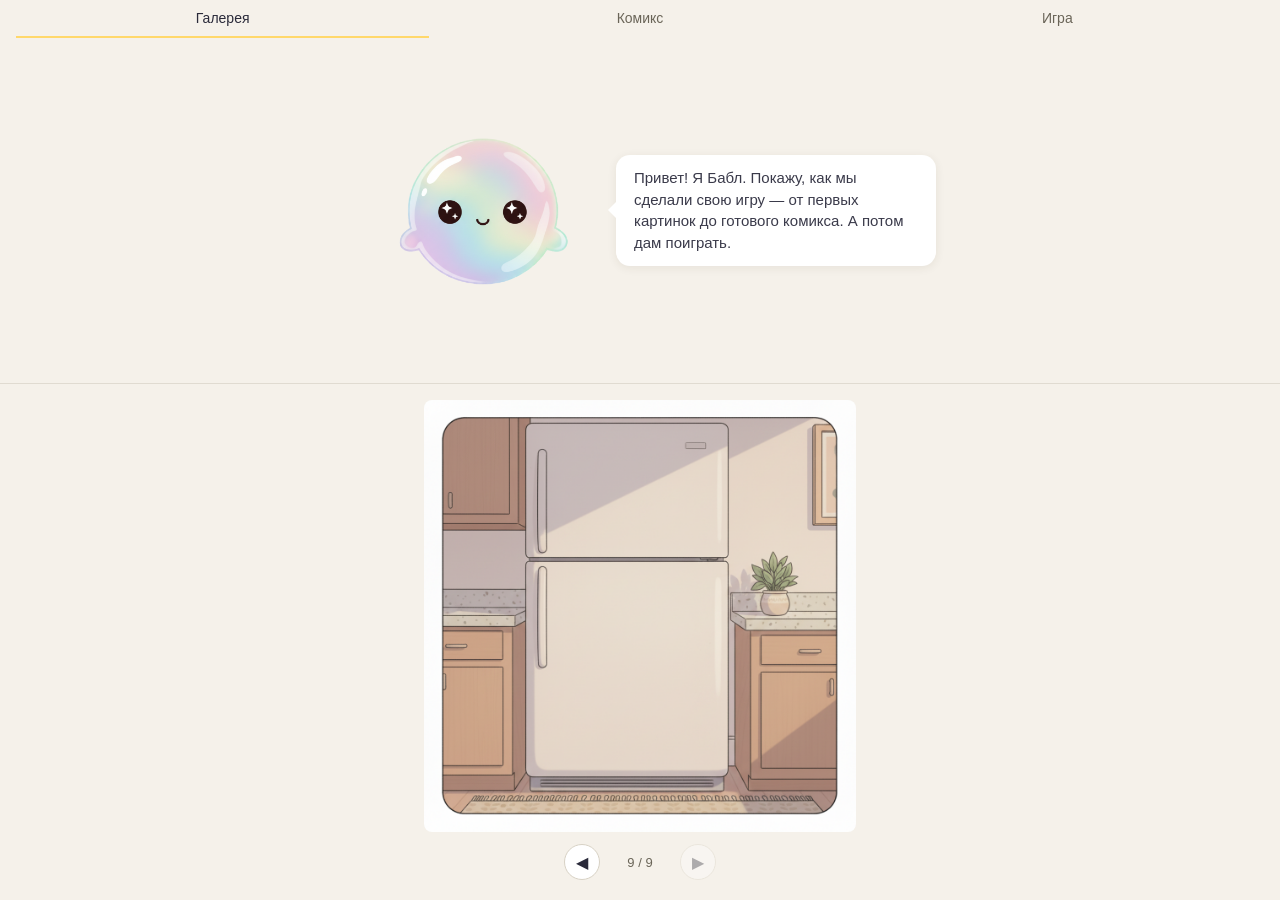
<file: reference-demo/demo.html>
<!DOCTYPE html>
<!--
  demo.html — копия index.html курса, адаптированная под reference-demo.

  Что взято as-is из курса:
    - вёрстка и стили (assets/css/main.css курса)
    - модули state.js / scene.js / bubble.js / hero.js / board.js / comic.js
    - tabs.js — взяли локальную копию с поддержкой 3-го таба «Игра»

  Что подменено:
    - state.json и gallery.json — лежат в этой папке (reference-demo/),
      содержат данные демки (Бабл-наставник, 9 итераций, 6 кадров комикса)
    - добавлен третий таб «Игра» с canvas
-->
<html lang="ru">
<head>
  <meta charset="utf-8">
  <meta name="viewport" content="width=device-width, initial-scale=1">
  <title>Путешествие Бабла по миру — демо</title>
  <link rel="stylesheet" href="assets/css/main.css">
  <link rel="stylesheet" href="assets/css/demo.css">
</head>
<body>
  <div id="stage">
    <div id="tabs-area">
      <button class="tab-btn tab-active" data-tab="gallery" type="button">Галерея</button>
      <button class="tab-btn"             data-tab="comic"   type="button">Комикс</button>
      <button class="tab-btn"             data-tab="game"    type="button">Игра</button>
    </div>
    <div id="board-area">
      <div id="tab-gallery">
        <div id="hero-area"></div>
        <div id="gallery-area"></div>
      </div>
      <div id="tab-comic" hidden></div>
      <div id="tab-game" hidden>
        <div id="game-wrap">
          <canvas id="game" tabindex="0"></canvas>

          <!-- стартовый оверлей игры -->
          <div id="start" class="overlay">
            <div class="head">
              <h1 class="title">Путешествие Бабла по миру</h1>
              <p class="subtitle">Помоги Баблу собрать магнитики из четырёх стран и вернуться домой</p>
            </div>
            <button class="play" type="button" id="start-btn">▶ Играть</button>
            <div class="controls">
              <span class="group">
                <span class="k">←</span><span class="k">↑</span><span class="k">↓</span><span class="k">→</span>
                <span class="label">— перемещение</span>
              </span>
              <span class="group">
                <span class="k">E</span>
                <span class="label">— действие</span>
              </span>
            </div>
          </div>

          <!-- финальный оверлей игры -->
          <div id="finish" class="overlay" hidden>
            <div class="head">
              <h1 class="title">Хорошо съездил!</h1>
              <p class="subtitle">Все магнитики у Бабла. Время отдохнуть.</p>
            </div>
            <button class="play" type="button" id="restart-btn">↻ Повторить</button>
            <div class="controls">
              <span class="group">
                <span class="k">←</span><span class="k">↑</span><span class="k">↓</span><span class="k">→</span>
                <span class="label">— перемещение</span>
              </span>
              <span class="group">
                <span class="k">E</span>
                <span class="label">— действие</span>
              </span>
            </div>
          </div>
        </div>
      </div>
    </div>
  </div>

  <!-- модули курса (локальная копия, читают state.json/gallery.json из этой папки) -->
  <script src="assets/js/state.js"></script>
  <script src="assets/js/scene.js"></script>
  <script src="assets/js/bubble.js"></script>
  <script src="assets/js/hero.js"></script>
  <script src="assets/js/board.js"></script>
  <script src="assets/js/comic.js"></script>
  <!-- локальная копия tabs.js с поддержкой третьего таба «Игра» -->
  <script src="assets/js/tabs.js"></script>

  <!-- оверлеи игры: связь HTML и game.js -->
  <script>
    const startOverlay = document.getElementById("start");
    const finishOverlay = document.getElementById("finish");
    const canvasEl = document.getElementById("game");

    document.getElementById("start-btn").addEventListener("click", () => {
      startOverlay.hidden = true;
      canvasEl.focus();
    });
    document.getElementById("restart-btn").addEventListener("click", () => {
      finishOverlay.hidden = true;
      if (window.GameAPI && window.GameAPI.restart) window.GameAPI.restart();
      canvasEl.focus();
    });
    window.onGameFinish = () => { finishOverlay.hidden = false; };
  </script>

  <!-- игровые скрипты: реестр механик, сами механики, движок -->
  <script src="assets/mechanics/mechanics.js"></script>
  <script src="assets/mechanics/seek.js"></script>
  <script src="assets/mechanics/fog.js"></script>
  <script src="assets/mechanics/chase.js"></script>
  <script src="assets/mechanics/collect.js"></script>
  <script src="assets/mechanics/fridge.js"></script>
  <script src="assets/game.js"></script>
</body>
</html>
</file>
<file: projects/style.css>
/* Комикс — стиль в духе визитки (та же тема, шрифты, шапка).
   Самодостаточно: всё нужное этой странице здесь, без общих слоёв. */

:root {
  --bg: #0e0f1a;
  --bg-card: #1a1b2e;
  --text: #f0f0f5;
  --text-dim: #9a9ab0;
  --accent: #7c5cff;
  --accent-2: #ff6b9d;
  --border: #2a2b42;
  --ring: #7c5cff44;
}
html.light {
  --bg: #faf8ff;
  --bg-card: #ffffff;
  --text: #1a1b2e;
  --text-dim: #6b6b85;
  --accent: #6b3cff;
  --accent-2: #ff4f8b;
  --border: #e6e2f5;
  --ring: #6b3cff22;
}

* { box-sizing: border-box; margin: 0; padding: 0; }
body {
  background: var(--bg);
  color: var(--text);
  font-family: 'Segoe UI', system-ui, -apple-system, sans-serif;
  line-height: 1.5;
  transition: background .3s, color .3s;
  -webkit-font-smoothing: antialiased;
}
.wrap { max-width: 760px; margin: 0 auto; padding: 24px 20px 80px; }

/* ── Шапка проекта ───────────────────────────────────────── */
.proj-head {
  display: flex; align-items: center; gap: 16px;
  padding: 8px 0 24px;
}
.back {
  display: inline-flex; align-items: center; gap: 6px;
  text-decoration: none; color: var(--text);
  background: var(--bg-card); border: 1px solid var(--border);
  border-radius: 999px; padding: 8px 16px; font-size: 14px; font-weight: 600;
  transition: transform .15s, border-color .15s;
  flex-shrink: 0;            /* длинный заголовок не сжимает кнопку «назад» в столбик */
  white-space: nowrap;       /* «← назад» в одну строку */
}
.back:hover { transform: translateX(-3px); border-color: var(--accent); }
.proj-title { font-size: 22px; letter-spacing: -.3px; }
/* пилюля — как на визитке (.pin); чуть приподнята, чтобы стоять на одной линии с текстом */
.proj-title .pin {
  font-size: 11px; font-weight: 700; text-transform: uppercase; letter-spacing: 1px;
  color: var(--accent); background: var(--ring);
  border-radius: 999px; padding: 3px 10px; margin-right: 10px;
  position: relative; top: -3px;
}
.theme-btn {
  margin-left: auto;
  background: var(--bg-card); border: 1px solid var(--border);
  color: var(--text); border-radius: 999px; padding: 8px 14px;
  cursor: pointer; font-size: 15px; transition: transform .15s;
}
.theme-btn:hover { transform: scale(1.05); }

/* ── Заглушка: кадров ещё нет ────────────────────────────── */
.comic-empty {
  background: var(--bg-card); border: 1px solid var(--border);
  border-radius: 18px; padding: 48px 24px; text-align: center;
  color: var(--text-dim); font-size: 16px;
}
.comic-empty-hint { margin-top: 8px; font-size: 14px; opacity: .75; }

/* ── Комикс-лента (рендер comic.js) ──────────────────────── */
.comic-page {
  background: var(--bg-card); border: 1px solid var(--border);
  border-radius: 18px; padding: 20px;
}
.comic-grid {
  display: grid; grid-template-columns: 1fr 1fr; gap: 8px;
}
.comic-frame {
  margin: 0; padding: 0;
  background: #fff; border: 2px solid #1a1a1a; border-radius: 4px;
  overflow: hidden; aspect-ratio: 1 / 1; position: relative;
}
.comic-frame-img { display: block; width: 100%; height: 100%; object-fit: cover; }
/* Подпись сцены поверх нижнего края кадра — текст из state.story */
.comic-caption {
  position: absolute; left: 0; right: 0; bottom: 0;
  background: linear-gradient(transparent, rgba(0,0,0,.82) 45%);
  color: #fff; font-size: 13px; line-height: 1.35;
  padding: 28px 12px 10px; text-align: left;
}
/* Full-width — обе колонки; half — одна (ритм страницы из comic.js) */
.comic-frame[data-variant="full"] { grid-column: 1 / -1; aspect-ratio: 16 / 10; }
.comic-frame[data-variant="half"] { aspect-ratio: 1 / 1; }

@media (max-width: 520px) {
  .comic-grid { grid-template-columns: 1fr; }
  .comic-frame[data-variant="half"] { aspect-ratio: 16 / 10; }
  .comic-caption { font-size: 12px; padding: 24px 10px 8px; }
  /* шапка: кнопка назад + 🌙 на одной строке, заголовок переносится под них */
  .proj-head { flex-wrap: wrap; gap: 10px 12px; padding-bottom: 16px; }
  .proj-title { font-size: 18px; order: 3; flex-basis: 100%; }
  .theme-btn { margin-left: auto; }
}
</file>
<file: example/game/style.css>
/* Игра — стиль в духе визитки (та же тема, шрифты, шапка) + canvas/оверлеи.
   Самодостаточно: всё нужное этой странице здесь, без общих слоёв. */

:root {
  --bg: #0e0f1a;
  --bg-card: #1a1b2e;
  --text: #f0f0f5;
  --text-dim: #9a9ab0;
  --accent: #7c5cff;
  --accent-2: #ff6b9d;
  --border: #2a2b42;
  --ring: #7c5cff44;
}
html.light {
  --bg: #faf8ff;
  --bg-card: #ffffff;
  --text: #1a1b2e;
  --text-dim: #6b6b85;
  --accent: #6b3cff;
  --accent-2: #ff4f8b;
  --border: #e6e2f5;
  --ring: #6b3cff22;
}

* { box-sizing: border-box; margin: 0; padding: 0; }
body {
  background: var(--bg);
  color: var(--text);
  font-family: 'Segoe UI', system-ui, -apple-system, sans-serif;
  line-height: 1.5;
  transition: background .3s, color .3s;
  -webkit-font-smoothing: antialiased;
}
/* Игре нужно больше места под квадратное поле — контейнер шире, чем у визитки/комикса. */
.wrap { max-width: 920px; margin: 0 auto; padding: 24px 20px 48px; }

/* ── Шапка проекта (как на комиксе/визитке) ──────────────── */
.proj-head {
  display: flex; align-items: center; gap: 16px;
  padding: 8px 0 24px;
}
.back {
  display: inline-flex; align-items: center; gap: 6px;
  text-decoration: none; color: var(--text);
  background: var(--bg-card); border: 1px solid var(--border);
  border-radius: 999px; padding: 8px 16px; font-size: 14px; font-weight: 600;
  transition: transform .15s, border-color .15s;
  flex-shrink: 0;            /* длинный заголовок не сжимает кнопку «назад» в столбик */
  white-space: nowrap;       /* «← назад» в одну строку */
}
.back:hover { transform: translateX(-3px); border-color: var(--accent); }
.proj-title { font-size: 22px; letter-spacing: -.3px; }
/* пилюля — как на визитке (.pin); чуть приподнята, чтобы стоять на одной линии с текстом */
.proj-title .pin {
  font-size: 11px; font-weight: 700; text-transform: uppercase; letter-spacing: 1px;
  color: var(--accent); background: var(--ring);
  border-radius: 999px; padding: 3px 10px; margin-right: 10px;
  position: relative; top: -3px;
}
.theme-btn {
  margin-left: auto;
  background: var(--bg-card); border: 1px solid var(--border);
  color: var(--text); border-radius: 999px; padding: 8px 14px;
  cursor: pointer; font-size: 15px; transition: transform .15s;
}
.theme-btn:hover { transform: scale(1.05); }

/* ── Игровое поле ────────────────────────────────────────── */
/* обёртка центрирует canvas в карточке-контейнере */
#game-wrap {
  position: relative;
  width: max-content;
  max-width: 100%;
  margin: 0 auto;
}
/* Квадрат игры крупный: тянется до меньшей стороны экрана (с запасом под шапку),
   но не уже текущего и не больше ширины контейнера. */
#game {
  border: 2px solid #1a1a1a;
  border-radius: 8px;
  width: min(78vh, 100%);
  height: min(78vh, 100%);
  max-width: 100%;
  display: block;
  margin: 0 auto;
}

/* оверлеи игры (старт + финал) */
.overlay {
  position: absolute; inset: 0;
  display: flex; flex-direction: column;
  align-items: center; justify-content: center;
  background: rgba(14,15,26,.78);
  border-radius: 8px;
  color: #fff;
  text-align: center;
  padding: 32px 24px;
  gap: 28px;                /* ровные промежутки между блоками, без вертикального провала */
  box-sizing: border-box;
}
.overlay[hidden] { display: none; }
.overlay .head { margin: 0; }
.overlay .play { margin: 0; }
.overlay .title {
  font-size: clamp(20px, 6vw, 34px);   /* масштаб под ширину canvas, не вылезает на узком */
  font-weight: 800;
  margin: 0 0 8px;
  letter-spacing: -0.5px;
}
.overlay .subtitle {
  font-size: 16px; opacity: .85;
  margin: 0 auto;
  max-width: 520px;
}
.overlay .play {
  font-size: 20px; font-weight: 700;
  padding: 13px 38px;
  background: var(--accent); color: #fff;
  border: none; border-radius: 999px;
  cursor: pointer; transition: transform .15s;
}
.overlay .play:hover { transform: translateY(-2px); }
.overlay .controls {
  font-size: 13px; opacity: .9;
  display: flex; gap: 18px; align-items: center; flex-wrap: wrap;
  justify-content: center;
}
.overlay .controls .group { display: inline-flex; align-items: center; }
.overlay .controls .label { margin-left: 8px; }
.overlay .k {
  display: inline-flex;
  align-items: center; justify-content: center;
  width: 26px; height: 26px;
  background: rgba(255,255,255,.16);
  border-radius: 5px;
  margin: 0 2px;
  font-weight: 700;
  font-family: ui-monospace, "SF Mono", Menlo, monospace;
  font-size: 14px;
  line-height: 1;
}

@media (max-width: 520px) {
  /* шапка: кнопка назад + 🌙 на одной строке, заголовок переносится под них */
  .proj-head { flex-wrap: wrap; gap: 10px 12px; padding-bottom: 16px; }
  .proj-title { font-size: 18px; order: 3; flex-basis: 100%; }
  .theme-btn { margin-left: auto; }
  /* .overlay .title теперь через clamp() — отдельный мобильный размер не нужен */
}

/* ── Тач-управление ──────────────────────────────────────── */
/* Полоса ПОД канвасом (не поверх поля), видно только на тач-устройствах.
   Раскладка идентична iframe: D-pad крест слева + одна кнопка действия справа.
   Стиль под тёмную тему портфолио (var(--accent) #7c5cff), не жёлтый. */
.touch-controls { display: none; }
@media (pointer: coarse) {
  .touch-controls {
    display: flex;
    justify-content: space-between;
    align-items: center;
    gap: 12px;
    margin: 12px auto 0;
    width: min(78vh, 100%);     /* во всю ширину игрового поля (как #game) */
    box-sizing: border-box;
    padding: 0 4px;
  }
}
.touch-controls__pad {
  display: grid;
  grid-template-columns: repeat(3, 56px);
  grid-template-rows: 56px 56px;
  grid-template-areas: ". up ." "left down right";
  gap: 6px;
}
.touch-btn--up    { grid-area: up; }
.touch-btn--left  { grid-area: left; }
.touch-btn--down  { grid-area: down; }
.touch-btn--right { grid-area: right; }
.touch-btn {
  touch-action: none;          /* зажатая кнопка не скроллит страницу */
  user-select: none;
  -webkit-user-select: none;
  min-width: 56px;
  min-height: 56px;
  border: 1px solid var(--border);
  border-radius: 12px;
  background: var(--bg-card);
  color: var(--text);
  font-size: 22px;
  font-weight: 700;
  cursor: pointer;
}
.touch-btn:active {
  background: var(--accent);
  color: #fff;
  border-color: var(--accent);
}
.touch-btn--action {
  min-width: 96px;
  min-height: 56px;
  border-radius: 999px;
  padding: 0 18px;
  font-size: 15px;
  line-height: 1.1;
  background: var(--accent);
  color: #fff;
  border-color: var(--accent);
}
</file>
<file: reference-demo/assets/css/main.css>
:root {
  --bg: #f5f1ea;
  --accent: #ffd86b;
}

* { box-sizing: border-box; }

html, body {
  margin: 0;
  padding: 0;
  height: 100%;
  font-family: -apple-system, BlinkMacSystemFont, "Segoe UI", Roboto, sans-serif;
  color: #2a2a3a;
  overflow: hidden;
}

#stage {
  display: flex;
  flex-direction: column;
  height: 100vh;
  width: 100vw;
}

#tabs-area {
  flex: 0 0 auto;
  display: flex;
  background: var(--bg);
  padding: 0 16px;
  gap: 4px;
}
.tab-btn {
  flex: 1;
  padding: 10px 16px;
  border: none;
  background: transparent;
  color: #6a6558;
  font-size: 14px;
  font-family: inherit;
  cursor: pointer;
  border-bottom: 2px solid transparent;
  transition: color 120ms, border-color 120ms;
}
.tab-btn:hover:not(:disabled):not(.tab-active) {
  color: #2a2a3a;
}
.tab-btn.tab-active {
  color: #2a2a3a;
  border-bottom-color: #ffd86b;
}
.tab-btn:disabled {
  opacity: 0.35;
  cursor: default;
}

#board-area {
  flex: 1;
  min-height: 0;
  overflow: hidden;
  background: var(--bg);
  color: #2a2a3a;
  display: flex;
  flex-direction: column;
  align-items: stretch;
}

#tab-gallery,
#tab-comic {
  flex: 1;
  min-height: 0;
  display: flex;
  flex-direction: column;
}
#tab-gallery[hidden],
#tab-comic[hidden] {
  display: none;
}

#hero-area {
  flex: 0 0 40%;
  display: flex;
  align-items: center;
  justify-content: center;
  background: var(--bg);
  position: relative;
  overflow: hidden;
  padding: 32px 24px;
}

#gallery-area {
  flex: 1;
  min-height: 0;
  display: flex;
  flex-direction: column;
  align-items: stretch;
  background: var(--bg);
  border-top: 1px solid #e0dbd1;
  padding: 16px 16px 20px;
  gap: 12px;
  overflow: hidden;
}

.gallery-stage {
  flex: 1;
  min-height: 0;
  display: flex;
  align-items: center;
  justify-content: center;
}
.gallery-image {
  max-width: 100%;
  max-height: 100%;
  object-fit: contain;
  border-radius: 8px;
}
.gallery-placeholder {
  font-size: 13px;
  color: #9a958a;
  text-align: center;
}
.gallery-controls {
  display: flex;
  align-items: center;
  justify-content: center;
  gap: 16px;
}
.gallery-controls[hidden],
.gallery-image[hidden],
.gallery-placeholder[hidden] {
  display: none;
}
.gallery-btn {
  width: 36px;
  height: 36px;
  border: 1px solid #d8d2c5;
  border-radius: 50%;
  background: #fff;
  color: #2a2a3a;
  font-size: 16px;
  cursor: pointer;
  display: inline-flex;
  align-items: center;
  justify-content: center;
}
.gallery-btn:disabled {
  opacity: 0.35;
  cursor: default;
}
.gallery-counter {
  font-size: 13px;
  color: #6a6558;
  min-width: 48px;
  text-align: center;
}

.comic-page {
  flex: 1;
  min-height: 0;
  overflow-y: auto;
  padding: 24px;
  background: linear-gradient(180deg, #fbf8f1 0%, #f5f1ea 100%);
}

.comic-grid {
  max-width: 720px;
  margin: 0 auto;
  display: grid;
  grid-template-columns: 1fr 1fr;
  gap: 6px;
}

.comic-frame {
  margin: 0;
  padding: 0;
  background: #fff;
  border: 2px solid #1a1a1a;
  border-radius: 2px;
  overflow: hidden;
  aspect-ratio: 1 / 1;
  position: relative;
}
.comic-frame-img {
  display: block;
  width: 100%;
  height: 100%;
  object-fit: cover;
}

/* Full-width — занимает обе колонки */
.comic-frame[data-variant="full"] {
  grid-column: 1 / -1;
  aspect-ratio: 16 / 10;
}

/* Half — занимает одну колонку */
.comic-frame[data-variant="half"] {
  aspect-ratio: 1 / 1;
}

@keyframes bob {
  0%, 100% { transform: translateY(0); }
  50%      { transform: translateY(-8px); }
}

@keyframes blink {
  0%, 92%, 100% { transform: scaleY(1); }
  95%           { transform: scaleY(0.1); }
}

@keyframes pulse {
  0%, 100% { opacity: 0.4; transform: scale(1); }
  50%      { opacity: 0.8; transform: scale(1.1); }
}

/* bubble */
.bubble-wrap {
  display: flex;
  flex-direction: row;
  align-items: center;
  justify-content: center;
  gap: 32px;
  text-align: left;
  height: 100%;
  width: 100%;
  max-width: 720px;
  margin: 0 auto;
}
.bubble-img {
  width: 280px;
  height: 280px;
  object-fit: contain;
  animation: bob 4s ease-in-out infinite;
  flex-shrink: 0;
  margin-right: -40px;
}
.bubble-say {
  position: relative;
  max-width: 320px;
  padding: 12px 18px;
  background: #ffffff;
  border-radius: 14px;
  font-size: 15px;
  line-height: 1.45;
  color: #3a3a4a;
  box-shadow: 0 2px 10px rgba(60, 50, 30, 0.08);
}
.bubble-say::before {
  content: "";
  position: absolute;
  top: 50%;
  left: -8px;
  transform: translateY(-50%);
  width: 0;
  height: 0;
  border-top: 10px solid transparent;
  border-bottom: 10px solid transparent;
  border-right: 10px solid #ffffff;
}
</file>
<file: reference-demo/assets/css/demo.css>
/*
  demo.css — добавочные стили для demo.html.
  Базовая раскладка и Бабл-наставник — из main.css курса.
  Здесь — только специфика таба «Игра» (canvas + оверлеи).
*/

/* таб «Игра»: центрируем canvas-обёртку.
   Без правила #tab-game[hidden] { display: none } браузерный [hidden] не работает,
   потому что display: flex его перебивает (как сделано для других табов в main.css). */
#tab-game {
  flex: 1;
  min-height: 0;
  display: flex;
  align-items: center;
  justify-content: center;
  padding: 12px 0;
}
#tab-game[hidden] {
  display: none;
}
#game-wrap {
  position: relative;
  width: max-content;
}
#game {
  border: 2px solid #1a1a1a;
  border-radius: 4px;
  max-width: 80vmin;
  max-height: 80vmin;
  display: block;
}

/* оверлеи игры (старт + финал) — те же, что были в game_test.html */
.overlay {
  position: absolute; inset: 0;
  display: flex; flex-direction: column;
  align-items: center; justify-content: center;
  background: rgba(28,30,42,.72);
  border-radius: 4px;
  color: #fff;
  text-align: center;
  padding: 120px 24px;
  box-sizing: border-box;
}
.overlay[hidden] { display: none; }
.overlay .head { margin-bottom: auto; }
.overlay .play { margin: 0 0 28px; }
.overlay .title {
  font-size: 38px; font-weight: 800;
  margin: 0 0 8px;
  letter-spacing: -0.5px;
}
.overlay .subtitle {
  font-size: 17px; opacity: .85;
  margin: 0 auto;
  max-width: 520px;
}
.overlay .play {
  font-size: 22px; font-weight: 700;
  padding: 14px 40px;
  background: #ffd86b; color: #2a2a3a;
  border: none; border-radius: 999px;
  cursor: pointer;
}
.overlay .play:hover { transform: translateY(-1px); }
.overlay .controls {
  font-size: 13px; opacity: .9;
  display: flex; gap: 18px; align-items: center; flex-wrap: wrap;
  justify-content: center;
}
.overlay .controls .group { display: inline-flex; align-items: center; }
.overlay .controls .label { margin-left: 8px; }
.overlay .k {
  display: inline-flex;
  align-items: center; justify-content: center;
  width: 26px; height: 26px;
  background: rgba(255,255,255,.14);
  border-radius: 5px;
  margin: 0 2px;
  font-weight: 700;
  font-family: ui-monospace, "SF Mono", Menlo, monospace;
  font-size: 14px;
  line-height: 1;
}
</file>
